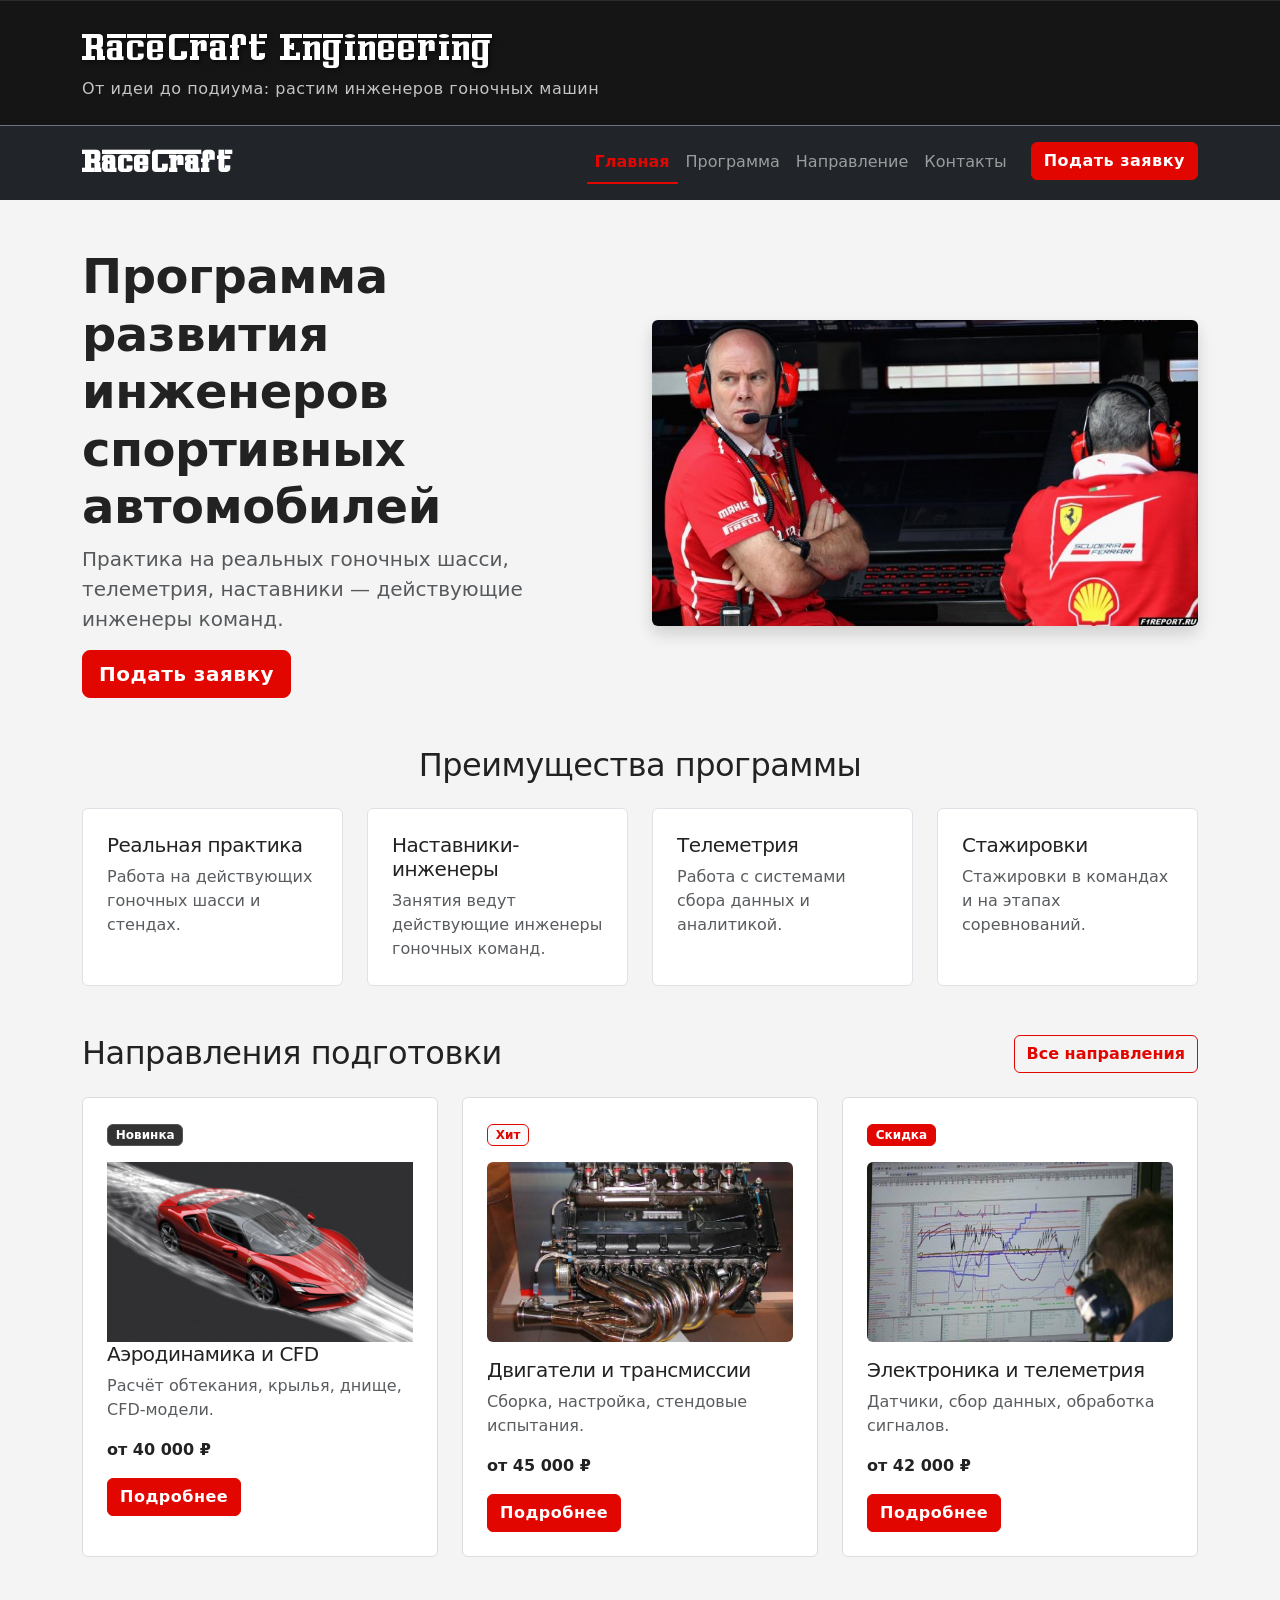
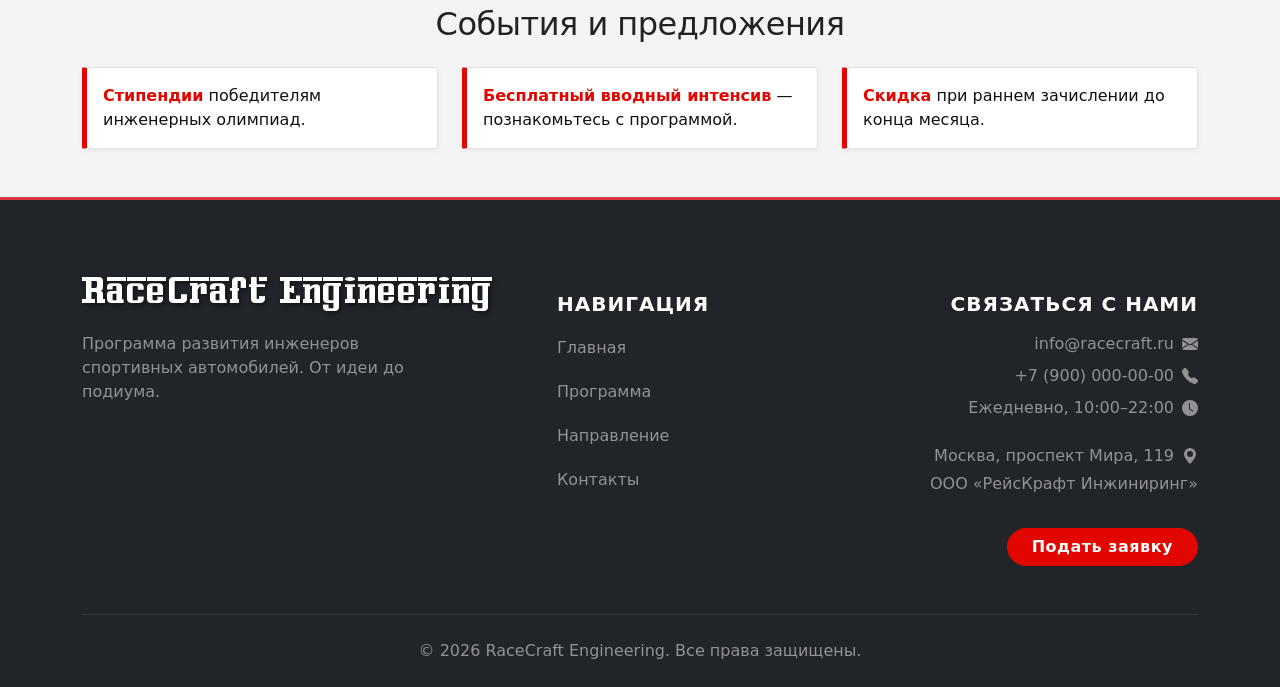
<file: index.html>
<!DOCTYPE html>
<html lang="ru">
<head>
  <meta charset="UTF-8">
  <meta name="viewport" content="width=device-width, initial-scale=1.0">
  <title>RaceCraft Engineering — Главная</title>
  <!-- Подключение Bootstrap CSS -->
  <link href="https://cdn.jsdelivr.net/npm/bootstrap@5.3.3/dist/css/bootstrap.min.css" rel="stylesheet">
  <!-- Подключение собственных стилей (строго после Bootstrap) -->
  <link rel="stylesheet" href="css/custom.css">
</head>
<body class="bg-light">

  <!-- 1. ШАПКА -->
  <header class="bg-dark text-white py-4">
    <div class="container">
      <div class="row align-items-center">
        <div class="col-12">
         <h1 class="h3 mb-1 site-title">RaceCraft Engineering</h1>
          <p class="mb-0 opacity-75">От идеи до подиума: растим инженеров гоночных машин</p>
        </div>
      </div>
    </div>
  </header>

  <!-- 2. НАВИГАЦИЯ -->
  <nav class="navbar navbar-expand-lg navbar-dark bg-dark border-top border-secondary">
    <div class="container">
      <a class="navbar-brand" href="index.html">RaceCraft</a>
      <button class="navbar-toggler" type="button" data-bs-toggle="collapse"
              data-bs-target="#mainNavbar" aria-controls="mainNavbar"
              aria-expanded="false" aria-label="Переключить навигацию">
        <span class="navbar-toggler-icon"></span>
      </button>
      <div class="collapse navbar-collapse" id="mainNavbar">
        <ul class="navbar-nav ms-auto">
          <li class="nav-item"><a class="nav-link active" aria-current="page" href="index.html">Главная</a></li>
          <li class="nav-item"><a class="nav-link" href="catalog.html">Программа</a></li>
          <li class="nav-item"><a class="nav-link" href="product.html">Направление</a></li>
          <li class="nav-item"><a class="nav-link" href="contacts.html">Контакты</a></li>
          <li class="nav-item ms-lg-3 mt-2 mt-lg-0">
            <a class="btn btn-danger" href="order.html">Подать заявку</a>
          </li>
        </ul>
      </div>
    </div>
  </nav>

  <main>
    <!-- 3. HERO-БЛОК -->
    <section class="container my-5">
      <div class="row align-items-center g-4">
        <div class="col-12 col-lg-6">
          <h2 class="display-5 fw-bold">Программа развития инженеров спортивных автомобилей</h2>
          <p class="lead text-muted">
            Практика на реальных гоночных шасси, телеметрия, наставники — действующие инженеры команд.
          </p>
          <a class="btn btn-danger btn-lg" href="order.html">Подать заявку</a>
        </div>
            <div class="col-12 col-lg-6">
                <!-- Замени hero-car.jpg на точное имя твоего файла -->
                <img src="images/hero-car.jpg" alt="Гоночный болид RaceCraft" class="img-fluid rounded shadow">
            </div>
        </div>
    </section>

    <!-- 4. БЛОК ПРЕИМУЩЕСТВ -->
    <section class="container my-5">
      <h2 class="text-center mb-4">Преимущества программы</h2>
      <div class="row g-4">
        <div class="col-12 col-md-6 col-lg-3">
          <div class="p-4 border rounded h-100 bg-white">
            <h3 class="h5">Реальная практика</h3>
            <p class="mb-0 text-muted">Работа на действующих гоночных шасси и стендах.</p>
          </div>
        </div>
        <div class="col-12 col-md-6 col-lg-3">
          <div class="p-4 border rounded h-100 bg-white">
            <h3 class="h5">Наставники-инженеры</h3>
            <p class="mb-0 text-muted">Занятия ведут действующие инженеры гоночных команд.</p>
          </div>
        </div>
        <div class="col-12 col-md-6 col-lg-3">
          <div class="p-4 border rounded h-100 bg-white">
            <h3 class="h5">Телеметрия</h3>
            <p class="mb-0 text-muted">Работа с системами сбора данных и аналитикой.</p>
          </div>
        </div>
        <div class="col-12 col-md-6 col-lg-3">
          <div class="p-4 border rounded h-100 bg-white">
            <h3 class="h5">Стажировки</h3>
            <p class="mb-0 text-muted">Стажировки в командах и на этапах соревнований.</p>
          </div>
        </div>
      </div>
    </section>

    <!-- 5. БЛОК НАПРАВЛЕНИЙ -->
    <section class="container my-5" id="popular">
      <div class="d-flex justify-content-between align-items-center mb-4">
        <h2 class="mb-0">Направления подготовки</h2>
        <a class="btn btn-outline-danger" href="catalog.html">Все направления</a>
      </div>
      <div class="row g-4">
        <!-- Карточка 1 -->
        <div class="col-12 col-md-6 col-lg-4">
          <div class="border rounded h-100 p-4 bg-white">
            <span class="badge bg-success mb-3">Новинка</span>
            <img src="images/aero.jpg" alt="Аэродинамика CFD" class="card-img-top" alt="...">
            <h3 class="h5">Аэродинамика и CFD</h3>
            <p class="text-muted">Расчёт обтекания, крылья, днище, CFD-модели.</p>
            <p class="fw-bold mb-3">от 40 000 ₽</p>
            <a class="btn btn-danger" href="product.html">Подробнее</a>
          </div>
        </div>
        <!-- Карточка 2 -->
        <div class="col-12 col-md-6 col-lg-4">
          <div class="border rounded h-100 p-4 bg-white">
            <span class="badge bg-warning text-dark mb-3">Хит</span>
            <img src="images/engine.jpg" alt="Двигатели" class="img-fluid rounded mb-3 w-100" style="height: 180px; object-fit: cover;">
            <h3 class="h5">Двигатели и трансмиссии</h3>
            <p class="text-muted">Сборка, настройка, стендовые испытания.</p>
            <p class="fw-bold mb-3">от 45 000 ₽</p>
            <a class="btn btn-danger" href="product.html">Подробнее</a>
          </div>
        </div>
        <!-- Карточка 3 -->
        <div class="col-12 col-md-6 col-lg-4">
          <div class="border rounded h-100 p-4 bg-white">
            <span class="badge bg-danger mb-3">Скидка</span>
            <img src="images/telemetry.jpg" alt="Телеметрия" class="img-fluid rounded mb-3 w-100" style="height: 180px; object-fit: cover;">
            <h3 class="h5">Электроника и телеметрия</h3>
            <p class="text-muted">Датчики, сбор данных, обработка сигналов.</p>
            <p class="fw-bold mb-3">от 42 000 ₽</p>
            <a class="btn btn-danger" href="product.html">Подробнее</a>
          </div>
        </div>
      </div>
    </section>

    <!-- 6. БЛОК СОБЫТИЙ -->
    <section class="container my-5">
      <h2 class="text-center mb-4">События и предложения</h2>
      <div class="row g-4">
        <div class="col-12 col-md-4">
          <div class="alert alert-success mb-0 h-100" role="alert">
            <strong>Стипендии</strong> победителям инженерных олимпиад.
          </div>
        </div>
        <div class="col-12 col-md-4">
          <div class="alert alert-info mb-0 h-100" role="alert">
            <strong>Бесплатный вводный интенсив</strong> — познакомьтесь с программой.
          </div>
        </div>
        <div class="col-12 col-md-4">
          <div class="alert alert-warning mb-0 h-100" role="alert">
            <strong>Скидка</strong> при раннем зачислении до конца месяца.
          </div>
        </div>
      </div>
    </section>
  </main>

  <!-- 7. ПОДВАЛ -->

  <footer class="bg-dark text-white pt-5 pb-4 mt-5 border-top border-danger border-3">
    <div class="container">
      <div class="row g-4">
        
        <!-- 1 КОЛОНКА: Логотип и описание (слева) -->
        <div class="col-12 col-lg-5">
          <h4 class="site-title text-white mb-3 fs-3">RaceCraft Engineering</h4>
          <p class="text-white-50 mb-0 pe-lg-4" style="max-width: 350px;">
            Программа развития инженеров спортивных автомобилей. От идеи до подиума.
          </p>
        </div>

        <!-- 2 КОЛОНКА: Навигация (по центру) -->
        <!-- pt-md-5 сдвигает её вниз, чтобы она начиналась на уровне "Связаться с нами" -->
        <div class="col-6 col-md-3 col-lg-3 mt-5 mt-md-0 pt-md-5">
          <h5 class="text-white mb-3 fw-bold text-uppercase" style="letter-spacing: 1px;">Навигация</h5>
          <ul class="list-unstyled lh-lg mb-0">
            <li><a href="index.html" class="text-white-50 text-decoration-none hover-danger">Главная</a></li>
            <li><a href="catalog.html" class="text-white-50 text-decoration-none hover-danger">Программа</a></li>
            <li><a href="product.html" class="text-white-50 text-decoration-none hover-danger">Направление</a></li>
            <li><a href="contacts.html" class="text-white-50 text-decoration-none hover-danger">Контакты</a></li>
          </ul>
        </div>

        <!-- 3 КОЛОНКА: Контакты (справа) -->
              
        <div class="col-12 col-md-6 col-lg-4 mt-5 mt-md-0 pt-md-5 text-lg-end">
          <h5 class="text-white mb-3 fw-bold text-uppercase" style="letter-spacing: 1px;">Связаться с нами</h5>
          
          <div class="mb-4 text-white-50">
            <!-- Почта (Конверт) -->
            <p class="mb-2 d-flex justify-content-lg-end align-items-center gap-2">
              <a href="mailto:info@racecraft.ru" class="text-white-50 text-decoration-none hover-danger">
                info@racecraft.ru
              </a>
              <svg xmlns="http://www.w3.org/2000/svg" width="16" height="16" fill="currentColor" class="bi bi-envelope-fill" viewBox="0 0 16 16">
                <path d="M.05 3.555A2 2 0 0 1 2 2h12a2 2 0 0 1 1.95 1.555L8 8.414.05 3.555ZM0 4.697v7.104l5.803-3.558L0 4.697ZM6.761 8.83l-6.57 4.027A2 2 0 0 0 2 14h12a2 2 0 0 0 1.808-1.144l-6.57-4.027L8 9.586l-1.239-.757Zm3.436-.586L16 11.801V4.697l-5.803 3.546Z"/>
              </svg>
            </p>
            
            <!-- Телефон (Трубка) -->
            <p class="mb-2 d-flex justify-content-lg-end align-items-center gap-2">
              <a href="tel:+79000000000" class="text-white-50 text-decoration-none hover-danger">
                +7 (900) 000-00-00
              </a>
              <svg xmlns="http://www.w3.org/2000/svg" width="16" height="16" fill="currentColor" class="bi bi-telephone-fill" viewBox="0 0 16 16">
                <path fill-rule="evenodd" d="M1.885.511a1.745 1.745 0 0 1 2.61.163L6.29 2.98c.329.423.445.974.315 1.494l-.547 2.19a.678.678 0 0 0 .178.643l2.457 2.457a.678.678 0 0 0 .644.178l2.189-.547a1.745 1.745 0 0 1 1.494.315l2.306 1.794c.829.645.905 1.87.163 2.611l-1.034 1.034c-.74.74-1.846 1.065-2.877.702a18.634 18.634 0 0 1-7.01-4.42 18.634 18.634 0 0 1-4.42-7.009c-.362-1.03-.037-2.137.703-2.877L1.885.511z"/>
              </svg>
            </p>
            
            <!-- Время (Часы) -->
            <p class="mb-0 d-flex justify-content-lg-end align-items-center gap-2">
              Ежедневно, 10:00–22:00
              <svg xmlns="http://www.w3.org/2000/svg" width="16" height="16" fill="currentColor" class="bi bi-clock-fill" viewBox="0 0 16 16">
                <path d="M16 8A8 8 0 1 1 0 8a8 8 0 0 1 16 0zM8 3.5a.5.5 0 0 0-1 0V9a.5.5 0 0 0 .252.434l3.5 2a.5.5 0 0 0 .496-.868L8 8.71V3.5z"/>
              </svg>
            </p>
          </div>

          <div class="mb-4 text-white-50">
            <!-- Адрес (Метка на карте) -->
            <p class="mb-1 d-flex justify-content-lg-end align-items-center gap-2">
              Москва, проспект Мира, 119
              <svg xmlns="http://www.w3.org/2000/svg" width="16" height="16" fill="currentColor" class="bi bi-geo-alt-fill" viewBox="0 0 16 16">
                <path d="M8 16s6-5.686 6-10A6 6 0 0 0 2 6c0 4.314 6 10 6 10zm0-7a3 3 0 1 1 0-6 3 3 0 0 1 0 6z"/>
              </svg>
            </p>
            <p class="mb-0 d-flex justify-content-lg-end align-items-center gap-2">
              ООО «РейсКрафт Инжиниринг»
            </p>
          </div>
          
          <a href="order.html" class="btn btn-danger rounded-pill px-4 mt-2">Подать заявку</a>
        </div>
      </div>

      <hr class="border-secondary mt-5 mb-4">
      <div class="text-center text-white-50">
        <p class="mb-0">&copy; 2026 RaceCraft Engineering. Все права защищены.</p>
      </div>
    </div>
  </footer>

  <!-- Подключение Bootstrap JS (обязательно перед закрывающим тегом body) -->
  <script src="https://cdn.jsdelivr.net/npm/bootstrap@5.3.3/dist/js/bootstrap.bundle.min.js"></script>
</body>
</html>
</file>
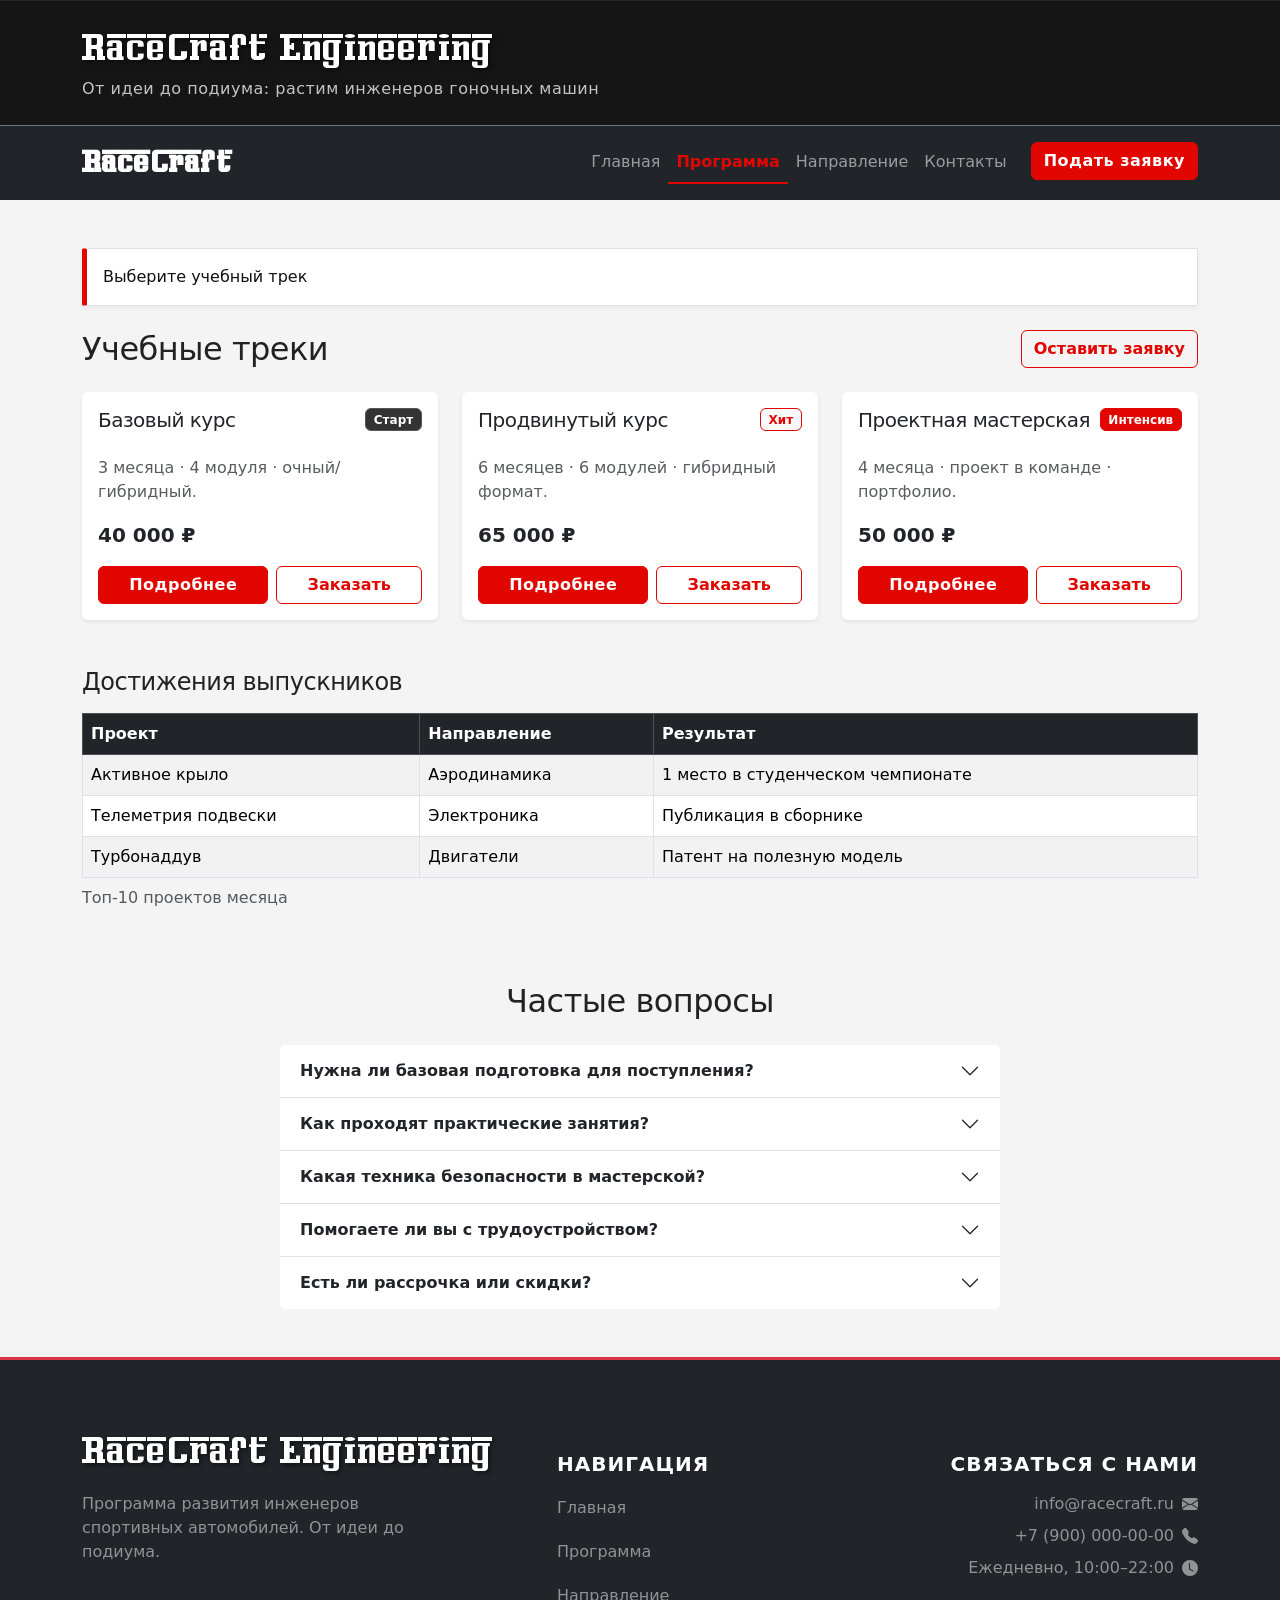
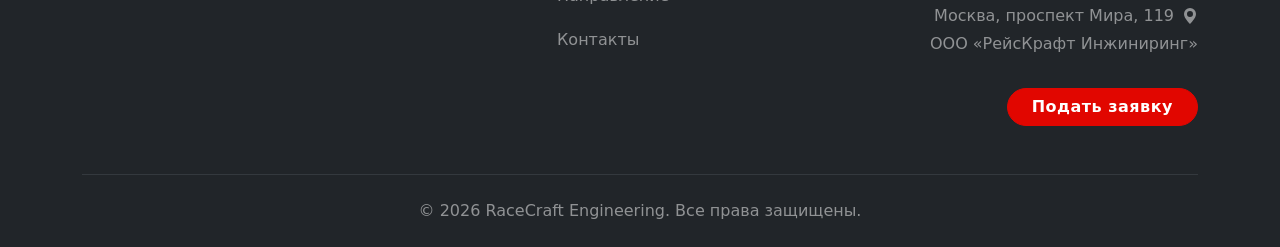
<file: catalog.html>
<!DOCTYPE html>
<html lang="ru">
<head>
  <meta charset="UTF-8">
  <meta name="viewport" content="width=device-width, initial-scale=1.0">
  <title>Программа — RaceCraft Engineering</title>
  <link href="https://cdn.jsdelivr.net/npm/bootstrap@5.3.3/dist/css/bootstrap.min.css" rel="stylesheet">
  <link rel="stylesheet" href="css/custom.css">
</head>
<body class="bg-light">

  <!-- 1. ШАПКА (идентичная главной) -->
  <header class="bg-dark text-white py-4">
    <div class="container">
      <div class="row align-items-center">
        <div class="col-12">
          <h1 class="h3 mb-1 site-title">RaceCraft Engineering</h1>
          <p class="mb-0 opacity-75">От идеи до подиума: растим инженеров гоночных машин</p>
        </div>
      </div>
    </div>
  </header>

  <!-- 2. НАВИГАЦИЯ (активен пункт "Программа") -->
  <nav class="navbar navbar-expand-lg navbar-dark bg-dark border-top border-secondary">
    <div class="container">
      <a class="navbar-brand" href="index.html">RaceCraft</a>
      <button class="navbar-toggler" type="button" data-bs-toggle="collapse"
              data-bs-target="#mainNavbar" aria-controls="mainNavbar"
              aria-expanded="false" aria-label="Переключить навигацию">
        <span class="navbar-toggler-icon"></span>
      </button>
      <div class="collapse navbar-collapse" id="mainNavbar">
        <ul class="navbar-nav ms-auto">
          <li class="nav-item"><a class="nav-link" href="index.html">Главная</a></li>
          <li class="nav-item"><a class="nav-link active" aria-current="page" href="catalog.html">Программа</a></li>
          <li class="nav-item"><a class="nav-link" href="product.html">Направление</a></li>
          <li class="nav-item"><a class="nav-link" href="contacts.html">Контакты</a></li>
          <li class="nav-item ms-lg-3 mt-2 mt-lg-0">
            <a class="btn btn-danger" href="order.html">Подать заявку</a>
          </li>
        </ul>
      </div>
    </div>
  </nav>

  <main class="container my-5">

    <!-- Информационный алерт -->
    <div class="alert alert-info mb-4" role="alert">
      Выберите учебный трек
    </div>

    <div class="d-flex justify-content-between align-items-center mb-4">
      <h2 class="mb-0">Учебные треки</h2>
      <a class="btn btn-outline-danger" href="order.html">Оставить заявку</a>
    </div>

    <!-- 3. СЕТКА КАРТОЧЕК (треки) -->
    <div class="row g-4">

      <!-- Карточка 1 -->
      <div class="col-12 col-md-6 col-lg-4">
        <div class="card h-100 shadow-sm border-0 bg-white">
          <div class="card-body d-flex flex-column">
            <div class="d-flex justify-content-between align-items-start mb-3">
              <h3 class="card-title h5">Базовый курс</h3>
              <span class="badge bg-success">Старт</span>
            </div>
            <p class="card-text text-muted">3 месяца · 4 модуля · очный/гибридный.</p>
            <p class="fw-bold fs-5 mt-auto mb-3">40 000 ₽</p>
            <div class="d-flex gap-2 mt-auto">
              <a class="btn btn-danger flex-grow-1" href="product.html">Подробнее</a>
              <button class="btn btn-outline-danger flex-grow-1" type="button"
                      data-bs-toggle="modal" data-bs-target="#orderModal">Заказать</button>
            </div>
          </div>
        </div>
      </div>

      <!-- Карточка 2 -->
      <div class="col-12 col-md-6 col-lg-4">
        <div class="card h-100 shadow-sm border-0 bg-white">
          <div class="card-body d-flex flex-column">
            <div class="d-flex justify-content-between align-items-start mb-3">
              <h3 class="card-title h5">Продвинутый курс</h3>
              <span class="badge bg-warning text-dark">Хит</span>
            </div>
            <p class="card-text text-muted">6 месяцев · 6 модулей · гибридный формат.</p>
            <p class="fw-bold fs-5 mt-auto mb-3">65 000 ₽</p>
            <div class="d-flex gap-2 mt-auto">
              <a class="btn btn-danger flex-grow-1" href="product.html">Подробнее</a>
              <button class="btn btn-outline-danger flex-grow-1" type="button"
                      data-bs-toggle="modal" data-bs-target="#orderModal">Заказать</button>
            </div>
          </div>
        </div>
      </div>

      <!-- Карточка 3 -->
      <div class="col-12 col-md-6 col-lg-4">
        <div class="card h-100 shadow-sm border-0 bg-white">
          <div class="card-body d-flex flex-column">
            <div class="d-flex justify-content-between align-items-start mb-3">
              <h3 class="card-title h5">Проектная мастерская</h3>
              <span class="badge bg-danger">Интенсив</span>
            </div>
            <p class="card-text text-muted">4 месяца · проект в команде · портфолио.</p>
            <p class="fw-bold fs-5 mt-auto mb-3">50 000 ₽</p>
            <div class="d-flex gap-2 mt-auto">
              <a class="btn btn-danger flex-grow-1" href="product.html">Подробнее</a>
              <button class="btn btn-outline-danger flex-grow-1" type="button"
                      data-bs-toggle="modal" data-bs-target="#orderModal">Заказать</button>
            </div>
          </div>
        </div>
      </div>
    </div>

    <!-- 4. ТАБЛИЦА ДОСТИЖЕНИЙ -->
    <section class="mt-5">
      <h2 class="h4 mb-3">Достижения выпускников</h2>
      <div class="table-responsive">
        <table class="table table-striped table-bordered align-middle bg-white">
          <caption class="text-muted">Топ-10 проектов месяца</caption>
          <thead class="table-dark">
            <tr><th scope="col">Проект</th><th scope="col">Направление</th><th scope="col">Результат</th></tr>
          </thead>
          <tbody>
            <tr><td>Активное крыло</td><td>Аэродинамика</td><td>1 место в студенческом чемпионате</td></tr>
            <tr><td>Телеметрия подвески</td><td>Электроника</td><td>Публикация в сборнике</td></tr>
            <tr><td>Турбонаддув</td><td>Двигатели</td><td>Патент на полезную модель</td></tr>
          </tbody>
        </table>
      </div>
    </section>

    <!-- БЛОК ЧАСТЫЕ ВОПРОСЫ (FAQ) -->
    <section class="container my-5" id="faq">
      <h2 class="text-center mb-4">Частые вопросы</h2>
      <div class="row justify-content-center">
        <div class="col-12 col-lg-8">
          
          <div class="accordion" id="faqAccordion">
            
            <!-- Вопрос 1 -->
            <div class="accordion-item border-0 border-bottom">
              <h3 class="accordion-header" id="headingOne">
                <button class="accordion-button collapsed fw-bold" type="button" data-bs-toggle="collapse" data-bs-target="#collapseOne" aria-expanded="false" aria-controls="collapseOne">
                  Нужна ли базовая подготовка для поступления?
                </button>
              </h3>
              <div id="collapseOne" class="accordion-collapse collapse" aria-labelledby="headingOne" data-bs-parent="#faqAccordion">
                <div class="accordion-body text-muted">
                  Для базового курса требуется уверенное знание высшей математики и физики (разделы механики и термодинамики), а также базовые навыки черчения. Мы ждем студентов технических специальностей или выпускников инженерных классов. Для продвинутого курса обязательно прохождение вводного тестирования.
                </div>
              </div>
            </div>

            <!-- Вопрос 2 -->
            <div class="accordion-item border-0 border-bottom">
              <h3 class="accordion-header" id="headingTwo">
                <button class="accordion-button collapsed fw-bold" type="button" data-bs-toggle="collapse" data-bs-target="#collapseTwo" aria-expanded="false" aria-controls="collapseTwo">
                  Как проходят практические занятия?
                </button>
              </h3>
              <div id="collapseTwo" class="accordion-collapse collapse" aria-labelledby="headingTwo" data-bs-parent="#faqAccordion">
                <div class="accordion-body text-muted">
                  Практика составляет около 70% времени. Вы будете работать с реальной телеметрией, проводить CFD-расчеты, разбирать узлы гоночных двигателей и шасси на стендах. Наставники — действующие инженеры, которые разберут с вами реальные кейсы из автоспорта.
                </div>
              </div>
            </div>

            <!-- Вопрос 3 -->
            <div class="accordion-item border-0 border-bottom">
              <h3 class="accordion-header" id="headingThree">
                <button class="accordion-button collapsed fw-bold" type="button" data-bs-toggle="collapse" data-bs-target="#collapseThree" aria-expanded="false" aria-controls="collapseThree">
                  Какая техника безопасности в мастерской?
                </button>
              </h3>
              <div id="collapseThree" class="accordion-collapse collapse" aria-labelledby="headingThree" data-bs-parent="#faqAccordion">
                <div class="accordion-body text-muted">
                  В мастерской обязательно ношение закрытой обуви, защитных очков и спецодежды. Работа с высокотемпературными стендами, электрикой и станками требует строгого соблюдения регламента. Перед допуском к оборудованию все студенты проходят обязательный инструктаж.
                </div>
              </div>
            </div>

            <!-- Вопрос 4 -->
            <div class="accordion-item border-0 border-bottom">
              <h3 class="accordion-header" id="headingFour">
                <button class="accordion-button collapsed fw-bold" type="button" data-bs-toggle="collapse" data-bs-target="#collapseFour" aria-expanded="false" aria-controls="collapseFour">
                  Помогаете ли вы с трудоустройством?
                </button>
              </h3>
              <div id="collapseFour" class="accordion-collapse collapse" aria-labelledby="headingFour" data-bs-parent="#faqAccordion">
                <div class="accordion-body text-muted">
                  Лучшие студенты получают приглашения на стажировки в команды-партнеры и могут участвовать в гоночных этапах. Портфолио, собранное из реальных инженерных расчетов и проектов, станет вашим главным преимуществом при трудоустройстве в автоспорте.
                </div>
              </div>
            </div>

            <!-- Вопрос 5 -->
            <div class="accordion-item border-0">
              <h3 class="accordion-header" id="headingFive">
                <button class="accordion-button collapsed fw-bold" type="button" data-bs-toggle="collapse" data-bs-target="#collapseFive" aria-expanded="false" aria-controls="collapseFive">
                  Есть ли рассрочка или скидки?
                </button>
              </h3>
              <div id="collapseFive" class="accordion-collapse collapse" aria-labelledby="headingFive" data-bs-parent="#faqAccordion">
                <div class="accordion-body text-muted">
                  Да, для оплаты обучения доступна беспроцентная рассрочка. Также мы предоставляем стипендии победителям профильных инженерных олимпиад и скидку при раннем зачислении. Скидки суммируются для действующих членов гоночных клубов.
                </div>
              </div>
            </div>

          </div>
        </div>
      </div>
    </section>

  </main>

  <!-- 6. МОДАЛЬНОЕ ОКНО -->
  <div class="modal fade" id="orderModal" tabindex="-1" aria-labelledby="orderModalLabel" aria-hidden="true">
    <div class="modal-dialog modal-dialog-centered">
      <div class="modal-content">
        <div class="modal-header border-0 pb-0">
          <h2 class="modal-title h5" id="orderModalLabel">Быстрая заявка</h2>
          <button type="button" class="btn-close" data-bs-dismiss="modal" aria-label="Закрыть"></button>
        </div>
        <div class="modal-body">
          <p class="text-muted">Оставьте контактные данные — менеджер свяжется с вами.</p>
          <form>
            <div class="mb-3">
              <label for="modal-name" class="form-label">Имя</label>
              <input id="modal-name" type="text" class="form-control" required>
            </div>
            <div class="mb-3">
              <label for="modal-phone" class="form-label">Телефон</label>
              <input id="modal-phone" type="tel" class="form-control" required>
            </div>
            <div class="form-check mb-3">
              <input id="modal-agree" class="form-check-input" type="checkbox" required>
              <label class="form-check-label" for="modal-agree">Согласен на обработку данных</label>
            </div>
          </form>
        </div>
        <div class="modal-footer border-0 pt-0">
          <button type="button" class="btn btn-secondary" data-bs-dismiss="modal">Закрыть</button>
          <button type="button" class="btn btn-danger">Отправить</button>
        </div>
      </div>
    </div>
  </div>

  <!-- 7. ПОДВАЛ -->
  <footer class="bg-dark text-white pt-5 pb-4 mt-5 border-top border-danger border-3">
    <div class="container">
      <div class="row g-4">
        
        <!-- 1 КОЛОНКА: Логотип и описание (слева) -->
        <div class="col-12 col-lg-5">
          <h4 class="site-title text-white mb-3 fs-3">RaceCraft Engineering</h4>
          <p class="text-white-50 mb-0 pe-lg-4" style="max-width: 350px;">
            Программа развития инженеров спортивных автомобилей. От идеи до подиума.
          </p>
        </div>

        <!-- 2 КОЛОНКА: Навигация (по центру) -->
        <!-- pt-md-5 сдвигает её вниз, чтобы она начиналась на уровне "Связаться с нами" -->
        <div class="col-6 col-md-3 col-lg-3 mt-5 mt-md-0 pt-md-5">
          <h5 class="text-white mb-3 fw-bold text-uppercase" style="letter-spacing: 1px;">Навигация</h5>
          <ul class="list-unstyled lh-lg mb-0">
            <li><a href="index.html" class="text-white-50 text-decoration-none hover-danger">Главная</a></li>
            <li><a href="catalog.html" class="text-white-50 text-decoration-none hover-danger">Программа</a></li>
            <li><a href="product.html" class="text-white-50 text-decoration-none hover-danger">Направление</a></li>
            <li><a href="contacts.html" class="text-white-50 text-decoration-none hover-danger">Контакты</a></li>
          </ul>
        </div>

       <!-- 3 КОЛОНКА: Контакты (справа) -->
        <div class="col-12 col-md-6 col-lg-4 mt-5 mt-md-0 pt-md-5 text-lg-end">
          <h5 class="text-white mb-3 fw-bold text-uppercase" style="letter-spacing: 1px;">Связаться с нами</h5>
          
          <div class="mb-4 text-white-50">
            <!-- Почта (Конверт) -->
            <p class="mb-2 d-flex justify-content-lg-end align-items-center gap-2">
              <a href="mailto:info@racecraft.ru" class="text-white-50 text-decoration-none hover-danger">
                info@racecraft.ru
              </a>
              <svg xmlns="http://www.w3.org/2000/svg" width="16" height="16" fill="currentColor" class="bi bi-envelope-fill" viewBox="0 0 16 16">
                <path d="M.05 3.555A2 2 0 0 1 2 2h12a2 2 0 0 1 1.95 1.555L8 8.414.05 3.555ZM0 4.697v7.104l5.803-3.558L0 4.697ZM6.761 8.83l-6.57 4.027A2 2 0 0 0 2 14h12a2 2 0 0 0 1.808-1.144l-6.57-4.027L8 9.586l-1.239-.757Zm3.436-.586L16 11.801V4.697l-5.803 3.546Z"/>
              </svg>
            </p>
            
            <!-- Телефон (Трубка) -->
            <p class="mb-2 d-flex justify-content-lg-end align-items-center gap-2">
              <a href="tel:+79000000000" class="text-white-50 text-decoration-none hover-danger">
                +7 (900) 000-00-00
              </a>
              <svg xmlns="http://www.w3.org/2000/svg" width="16" height="16" fill="currentColor" class="bi bi-telephone-fill" viewBox="0 0 16 16">
                <path fill-rule="evenodd" d="M1.885.511a1.745 1.745 0 0 1 2.61.163L6.29 2.98c.329.423.445.974.315 1.494l-.547 2.19a.678.678 0 0 0 .178.643l2.457 2.457a.678.678 0 0 0 .644.178l2.189-.547a1.745 1.745 0 0 1 1.494.315l2.306 1.794c.829.645.905 1.87.163 2.611l-1.034 1.034c-.74.74-1.846 1.065-2.877.702a18.634 18.634 0 0 1-7.01-4.42 18.634 18.634 0 0 1-4.42-7.009c-.362-1.03-.037-2.137.703-2.877L1.885.511z"/>
              </svg>
            </p>
            
            <!-- Время (Часы) -->
            <p class="mb-0 d-flex justify-content-lg-end align-items-center gap-2">
              Ежедневно, 10:00–22:00
              <svg xmlns="http://www.w3.org/2000/svg" width="16" height="16" fill="currentColor" class="bi bi-clock-fill" viewBox="0 0 16 16">
                <path d="M16 8A8 8 0 1 1 0 8a8 8 0 0 1 16 0zM8 3.5a.5.5 0 0 0-1 0V9a.5.5 0 0 0 .252.434l3.5 2a.5.5 0 0 0 .496-.868L8 8.71V3.5z"/>
              </svg>
            </p>
          </div>

          <div class="mb-4 text-white-50">
            <!-- Адрес (Метка на карте) -->
            <p class="mb-1 d-flex justify-content-lg-end align-items-center gap-2">
              Москва, проспект Мира, 119
              <svg xmlns="http://www.w3.org/2000/svg" width="16" height="16" fill="currentColor" class="bi bi-geo-alt-fill" viewBox="0 0 16 16">
                <path d="M8 16s6-5.686 6-10A6 6 0 0 0 2 6c0 4.314 6 10 6 10zm0-7a3 3 0 1 1 0-6 3 3 0 0 1 0 6z"/>
              </svg>
            </p>
            <p class="mb-0 d-flex justify-content-lg-end align-items-center gap-2">
              ООО «РейсКрафт Инжиниринг»
            </p>
          </div>
          
          <a href="order.html" class="btn btn-danger rounded-pill px-4 mt-2">Подать заявку</a>
        </div>

      </div>

      <hr class="border-secondary mt-5 mb-4">
      <div class="text-center text-white-50">
        <p class="mb-0">&copy; 2026 RaceCraft Engineering. Все права защищены.</p>
      </div>
    </div>
  </footer>

  <script src="https://cdn.jsdelivr.net/npm/bootstrap@5.3.3/dist/js/bootstrap.bundle.min.js"></script>
</body>
</html>
</file>
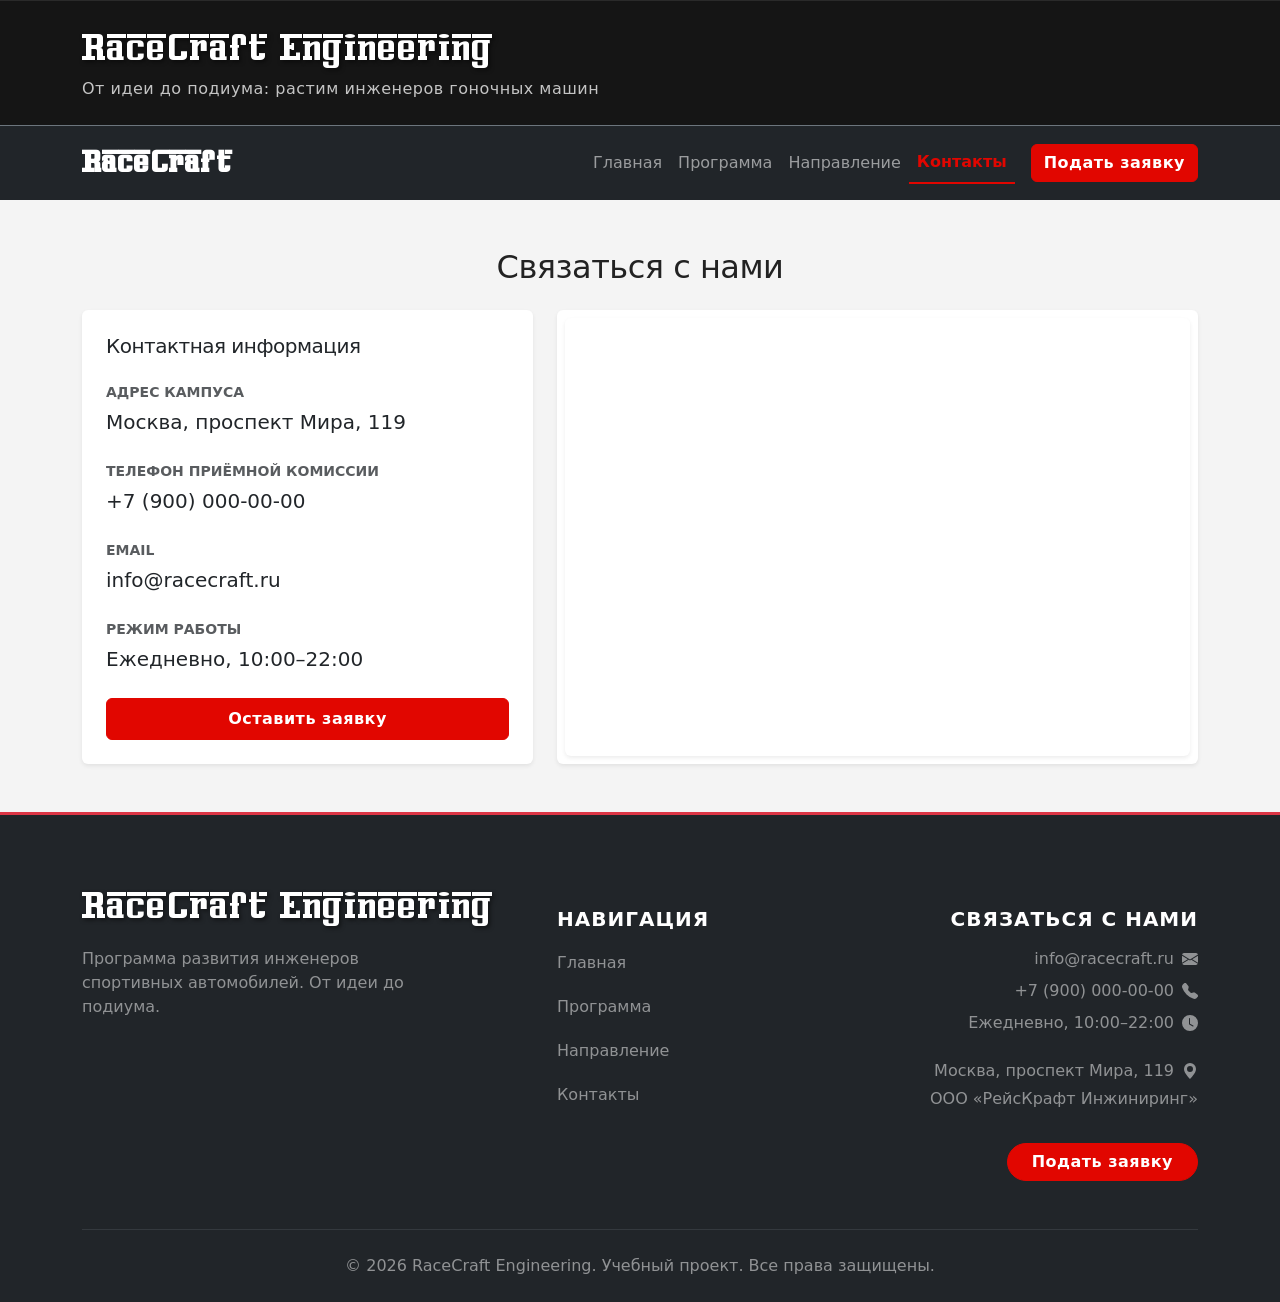
<file: contacts.html>
<!DOCTYPE html>
<html lang="ru">
<head>
  <meta charset="UTF-8">
  <meta name="viewport" content="width=device-width, initial-scale=1.0">
  <title>Контакты — RaceCraft Engineering</title>
  <link href="https://cdn.jsdelivr.net/npm/bootstrap@5.3.3/dist/css/bootstrap.min.css" rel="stylesheet">
  <link rel="stylesheet" href="css/custom.css">
</head>
<body class="bg-light">

  <!-- ШАПКА -->
  <header class="bg-dark text-white py-4">
    <div class="container">
      <div class="row align-items-center">
        <div class="col-12">
          <h1 class="h3 mb-1 site-title">RaceCraft Engineering</h1>
          <p class="mb-0 opacity-75">От идеи до подиума: растим инженеров гоночных машин</p>
        </div>
      </div>
    </div>
  </header>

  <!-- НАВИГАЦИЯ -->
  <nav class="navbar navbar-expand-lg navbar-dark bg-dark border-top border-secondary">
    <div class="container">
      <a class="navbar-brand" href="index.html">RaceCraft</a>
      <button class="navbar-toggler" type="button" data-bs-toggle="collapse" data-bs-target="#mainNavbar" aria-controls="mainNavbar" aria-expanded="false" aria-label="Переключить навигацию">
        <span class="navbar-toggler-icon"></span>
      </button>
      <div class="collapse navbar-collapse" id="mainNavbar">
        <ul class="navbar-nav ms-auto align-items-center">
          <li class="nav-item"><a class="nav-link" href="index.html">Главная</a></li>
          <li class="nav-item"><a class="nav-link" href="catalog.html">Программа</a></li>
          <li class="nav-item"><a class="nav-link" href="product.html">Направление</a></li>
          <li class="nav-item"><a class="nav-link active" aria-current="page" href="contacts.html">Контакты</a></li>
          <!-- Кнопка в навигации -->
          <li class="nav-item ms-lg-3 mt-2 mt-lg-0">
            <a class="btn btn-danger" href="order.html">Подать заявку</a>
          </li>
        </ul>
      </div>
    </div>
  </nav>

  <!-- ОСНОВНОЙ КОНТЕНТ -->
  <main class="container my-5">
    <h2 class="mb-4 text-center">Связаться с нами</h2>
    
    <div class="row g-4">
      <!-- Левая колонка: контакты -->
      <div class="col-12 col-lg-5">
        <div class="card border-0 shadow-sm p-4 h-100">
          <h3 class="h5 mb-4">Контактная информация</h3>
          
          <div class="mb-4">
            <p class="text-muted mb-1 text-uppercase small fw-bold">Адрес кампуса</p>
            <p class="mb-0 fs-5">Москва, проспект Мира, 119</p>
          </div>
          
          <div class="mb-4">
            <p class="text-muted mb-1 text-uppercase small fw-bold">Телефон приёмной комиссии</p>
            <p class="mb-0 fs-5"><a href="tel:+79000000000" class="text-dark text-decoration-none hover-danger">+7 (900) 000-00-00</a></p>
          </div>
          
          <div class="mb-4">
            <p class="text-muted mb-1 text-uppercase small fw-bold">Email</p>
            <p class="mb-0 fs-5"><a href="mailto:info@racecraft.ru" class="text-dark text-decoration-none hover-danger">info@racecraft.ru</a></p>
          </div>
          
          <div class="mb-4">
            <p class="text-muted mb-1 text-uppercase small fw-bold">Режим работы</p>
            <p class="mb-0 fs-5">Ежедневно, 10:00–22:00</p>
          </div>

          <a href="order.html" class="btn btn-danger mt-auto w-100 py-2">Оставить заявку</a>
        </div>
      </div>

      <!-- Правая колонка: Карта -->
      <div class="col-12 col-lg-7">
        <div class="card border-0 shadow-sm h-100 p-2">
          <!-- Здесь будет карта. Пока это заглушка -->
            <div class="card border-0 shadow-sm h-100 overflow-hidden">
                <iframe 
                  src="https://yandex.ru/map-widget/v1/?ll=37.637650%2C55.826296&z=16&text=Москва%2C%20проспект%20Мира%2C%20119&pt=37.637650,55.826296,pm2rdm" 
                  width="100%" 
                  height="100%" 
                  frameborder="0" 
                  style="min-height: 400px; border: 0;">
                </iframe>
            </div>
        </div>
      </div>
    </div>
  </main>

  <!-- ПОДВАЛ -->
  <footer class="bg-dark text-white pt-5 pb-4 mt-5 border-top border-danger border-3">
    <div class="container">
      <div class="row g-4">
        <div class="col-12 col-lg-5">
          <h4 class="site-title text-white mb-3 fs-3">RaceCraft Engineering</h4>
          <p class="text-white-50 mb-0 pe-lg-4" style="max-width: 350px;">
            Программа развития инженеров спортивных автомобилей. От идеи до подиума.
          </p>
        </div>
        
        <div class="col-6 col-md-3 col-lg-3 mt-5 mt-md-0 pt-md-5">
          <h5 class="text-white mb-3 fw-bold text-uppercase" style="letter-spacing: 1px;">Навигация</h5>
          <ul class="list-unstyled lh-lg mb-0">
            <li><a href="index.html" class="text-white-50 text-decoration-none hover-danger">Главная</a></li>
            <li><a href="catalog.html" class="text-white-50 text-decoration-none hover-danger">Программа</a></li>
            <li><a href="product.html" class="text-white-50 text-decoration-none hover-danger">Направление</a></li>
            <li><a href="contacts.html" class="text-white-50 text-decoration-none hover-danger">Контакты</a></li>
          </ul>
        </div>

        <!-- 3 КОЛОНКА: Контакты (справа) -->
        <div class="col-12 col-md-6 col-lg-4 mt-5 mt-md-0 pt-md-5 text-lg-end">
          <h5 class="text-white mb-3 fw-bold text-uppercase" style="letter-spacing: 1px;">Связаться с нами</h5>
          
          <div class="mb-4 text-white-50">
            <!-- Почта (Конверт) -->
            <p class="mb-2 d-flex justify-content-lg-end align-items-center gap-2">
              <a href="mailto:info@racecraft.ru" class="text-white-50 text-decoration-none hover-danger">
                info@racecraft.ru
              </a>
              <svg xmlns="http://www.w3.org/2000/svg" width="16" height="16" fill="currentColor" class="bi bi-envelope-fill" viewBox="0 0 16 16">
                <path d="M.05 3.555A2 2 0 0 1 2 2h12a2 2 0 0 1 1.95 1.555L8 8.414.05 3.555ZM0 4.697v7.104l5.803-3.558L0 4.697ZM6.761 8.83l-6.57 4.027A2 2 0 0 0 2 14h12a2 2 0 0 0 1.808-1.144l-6.57-4.027L8 9.586l-1.239-.757Zm3.436-.586L16 11.801V4.697l-5.803 3.546Z"/>
              </svg>
            </p>
            
            <!-- Телефон (Трубка) -->
            <p class="mb-2 d-flex justify-content-lg-end align-items-center gap-2">
              <a href="tel:+79000000000" class="text-white-50 text-decoration-none hover-danger">
                +7 (900) 000-00-00
              </a>
              <svg xmlns="http://www.w3.org/2000/svg" width="16" height="16" fill="currentColor" class="bi bi-telephone-fill" viewBox="0 0 16 16">
                <path fill-rule="evenodd" d="M1.885.511a1.745 1.745 0 0 1 2.61.163L6.29 2.98c.329.423.445.974.315 1.494l-.547 2.19a.678.678 0 0 0 .178.643l2.457 2.457a.678.678 0 0 0 .644.178l2.189-.547a1.745 1.745 0 0 1 1.494.315l2.306 1.794c.829.645.905 1.87.163 2.611l-1.034 1.034c-.74.74-1.846 1.065-2.877.702a18.634 18.634 0 0 1-7.01-4.42 18.634 18.634 0 0 1-4.42-7.009c-.362-1.03-.037-2.137.703-2.877L1.885.511z"/>
              </svg>
            </p>
            
            <!-- Время (Часы) -->
            <p class="mb-0 d-flex justify-content-lg-end align-items-center gap-2">
              Ежедневно, 10:00–22:00
              <svg xmlns="http://www.w3.org/2000/svg" width="16" height="16" fill="currentColor" class="bi bi-clock-fill" viewBox="0 0 16 16">
                <path d="M16 8A8 8 0 1 1 0 8a8 8 0 0 1 16 0zM8 3.5a.5.5 0 0 0-1 0V9a.5.5 0 0 0 .252.434l3.5 2a.5.5 0 0 0 .496-.868L8 8.71V3.5z"/>
              </svg>
            </p>
          </div>

          <div class="mb-4 text-white-50">
            <!-- Адрес (Метка на карте) -->
            <p class="mb-1 d-flex justify-content-lg-end align-items-center gap-2">
              Москва, проспект Мира, 119
              <svg xmlns="http://www.w3.org/2000/svg" width="16" height="16" fill="currentColor" class="bi bi-geo-alt-fill" viewBox="0 0 16 16">
                <path d="M8 16s6-5.686 6-10A6 6 0 0 0 2 6c0 4.314 6 10 6 10zm0-7a3 3 0 1 1 0-6 3 3 0 0 1 0 6z"/>
              </svg>
            </p>
            <p class="mb-0 d-flex justify-content-lg-end align-items-center gap-2">
              ООО «РейсКрафт Инжиниринг»
            </p>
          </div>
          
          <a href="order.html" class="btn btn-danger rounded-pill px-4 mt-2">Подать заявку</a>
        </div>
      </div>
      <hr class="border-secondary mt-5 mb-4">
      <div class="text-center text-white-50">
        <p class="mb-0">&copy; 2026 RaceCraft Engineering. Учебный проект. Все права защищены.</p>
      </div>
    </div>
  </footer>

  <script src="https://cdn.jsdelivr.net/npm/bootstrap@5.3.3/dist/js/bootstrap.bundle.min.js"></script>
</body>
</html>
</file>
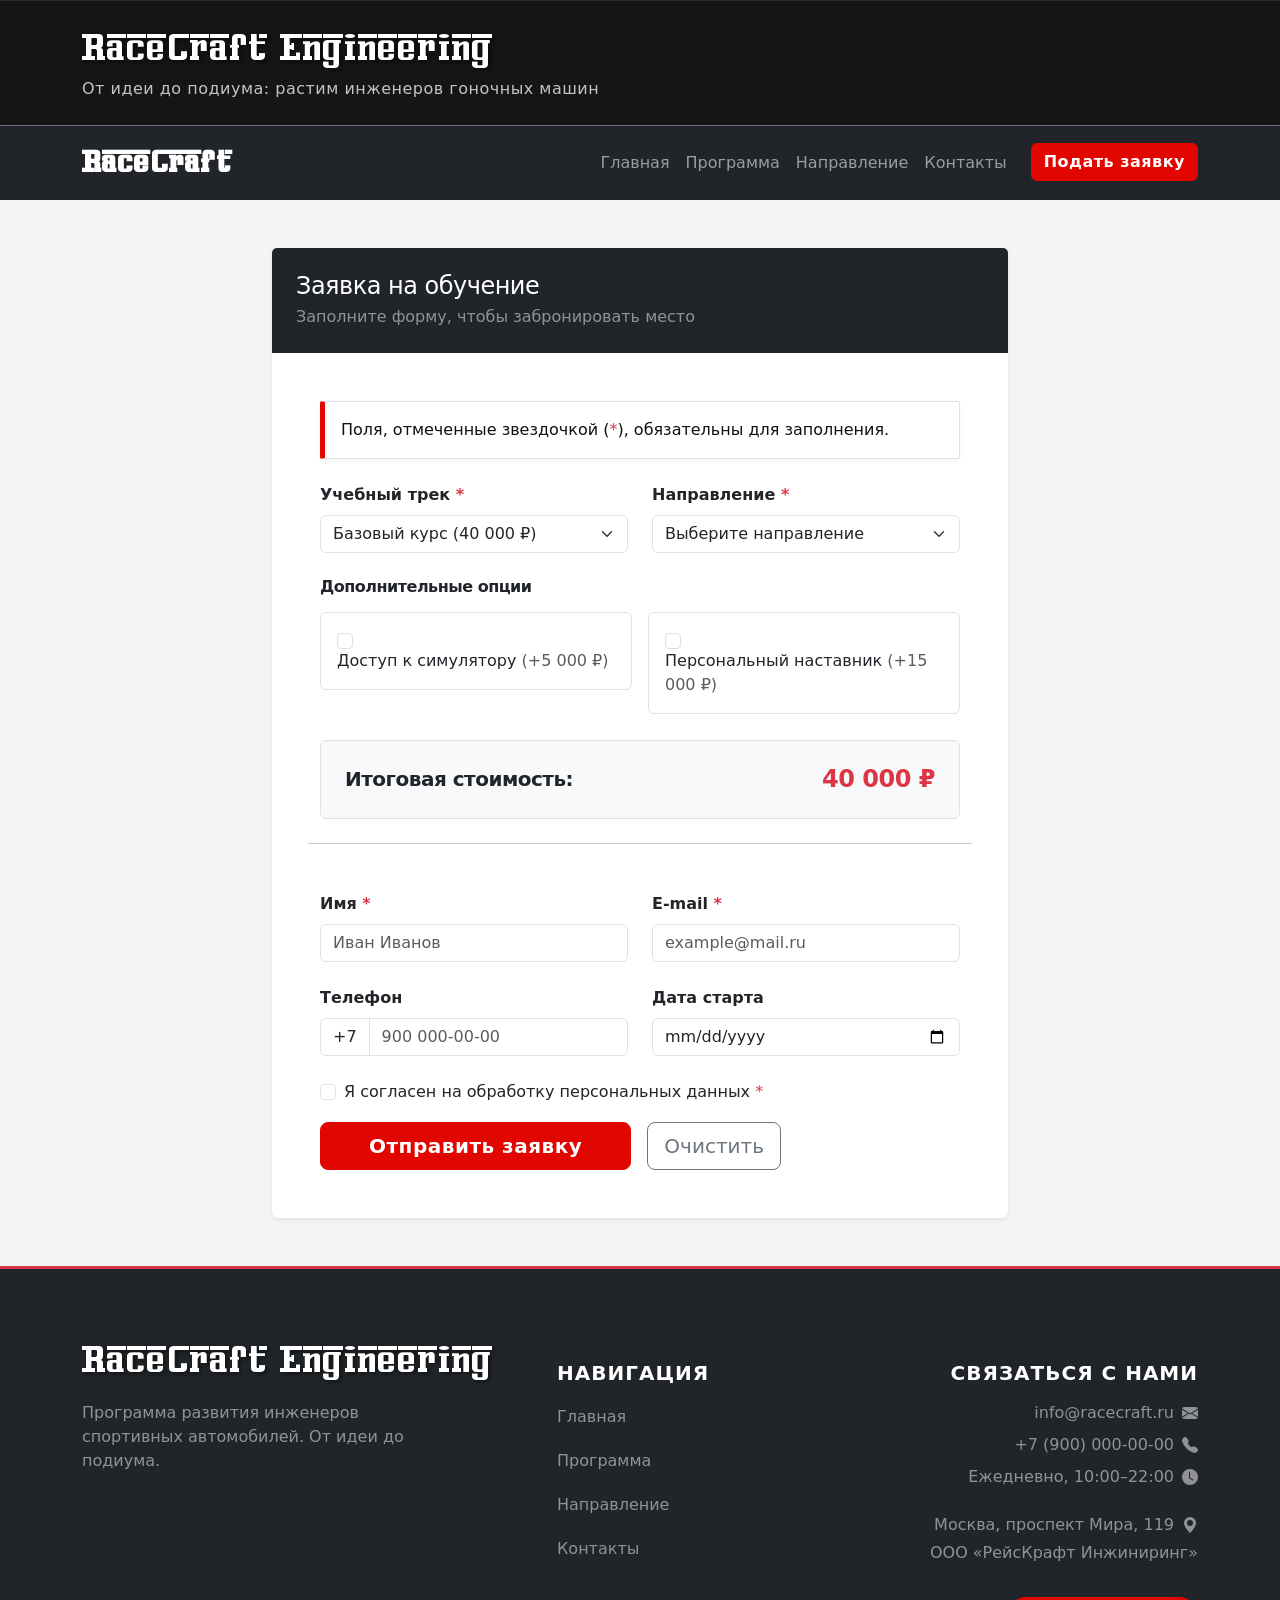
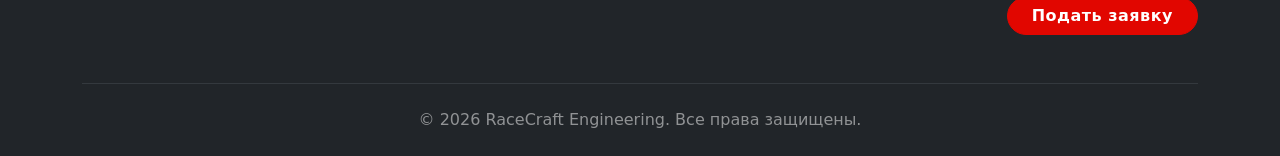
<file: order.html>
<!DOCTYPE html>
<html lang="ru">
<head>
  <meta charset="UTF-8">
  <meta name="viewport" content="width=device-width, initial-scale=1.0">
  <title>Заявка на обучение — RaceCraft Engineering</title>
  <link href="https://cdn.jsdelivr.net/npm/bootstrap@5.3.3/dist/css/bootstrap.min.css" rel="stylesheet">
  <link rel="stylesheet" href="css/custom.css">
</head>
<body class="bg-light">

  <!-- ШАПКА -->
  <header class="bg-dark text-white py-4">
    <div class="container">
      <div class="row align-items-center">
        <div class="col-12">
          <h1 class="h3 mb-1 site-title">RaceCraft Engineering</h1>
          <p class="mb-0 opacity-75">От идеи до подиума: растим инженеров гоночных машин</p>
        </div>
      </div>
    </div>
  </header>

  <!-- НАВИГАЦИЯ -->
  <nav class="navbar navbar-expand-lg navbar-dark bg-dark border-top border-secondary">
    <div class="container">
      <a class="navbar-brand" href="index.html">RaceCraft</a>
      <button class="navbar-toggler" type="button" data-bs-toggle="collapse"
              data-bs-target="#mainNavbar" aria-controls="mainNavbar"
              aria-expanded="false" aria-label="Переключить навигацию">
        <span class="navbar-toggler-icon"></span>
      </button>
      <div class="collapse navbar-collapse" id="mainNavbar">
        <ul class="navbar-nav ms-auto">
          <li class="nav-item"><a class="nav-link" href="index.html">Главная</a></li>
          <li class="nav-item"><a class="nav-link" href="catalog.html">Программа</a></li>
          <li class="nav-item"><a class="nav-link" href="product.html">Направление</a></li>
          <li class="nav-item"><a class="nav-link" href="contacts.html">Контакты</a></li>
          <li class="nav-item ms-lg-3 mt-2 mt-lg-0">
            <a class="btn btn-danger" href="order.html">Подать заявку</a>
          </li>
      </div>
  </nav>

  <main class="container my-5">
    <div class="row justify-content-center">
      <div class="col-12 col-lg-8">
        
        <div class="card shadow-sm border-0">
          <div class="card-header bg-dark text-white p-4 border-0">
            <h2 class="h4 mb-0">Заявка на обучение</h2>
            <p class="mb-0 text-white-50 mt-1">Заполните форму, чтобы забронировать место</p>
          </div>
          
          <div class="card-body p-4 p-md-5">
            
            <div class="alert alert-info mb-4" role="alert" style="border-left: 5px solid #e10600; background: #fff;">
              Поля, отмеченные звездочкой (<span class="text-danger">*</span>), обязательны для заполнения.
            </div>

            <form id="order-form">
              <div class="row g-4">
                
                <!-- Блок выбора курса и формата -->
                <div class="col-12 col-md-6">
                  <label for="order-track" class="form-label fw-bold">Учебный трек <span class="text-danger">*</span></label>
                  <select id="order-track" name="track" class="form-select" required>
                    <option value="40000" selected>Базовый курс (40 000 ₽)</option>
                    <option value="65000">Продвинутый курс (65 000 ₽)</option>
                    <option value="50000">Проектная мастерская (50 000 ₽)</option>
                  </select>
                </div>

                <div class="col-12 col-md-6">
                  <label for="order-direction" class="form-label fw-bold">Направление <span class="text-danger">*</span></label>
                  <select id="order-direction" name="direction" class="form-select" required>
                    <option value="">Выберите направление</option>
                    <option value="aero">Аэродинамика и CFD</option>
                    <option value="engine">Двигатели и трансмиссии</option>
                    <option value="chassis">Шасси и подвеска</option>
                    <option value="electronics">Электроника и телеметрия</option>
                  </select>
                </div>

                <!-- Дополнительные опции -->
                <div class="col-12 mt-4">
                  <h3 class="h6 fw-bold mb-3">Дополнительные опции</h3>
                  <div class="row g-3">
                    <div class="col-12 col-md-6">
                      <div class="form-check p-3 border rounded bg-white">
                        <input class="form-check-input ms-0 me-2 option-checkbox" type="checkbox" id="opt-sim" value="5000" data-name="Доступ к симулятору">
                        <label class="form-check-label" for="opt-sim">
                          Доступ к симулятору <span class="text-muted">(+5 000 ₽)</span>
                        </label>
                      </div>
                    </div>
                    <div class="col-12 col-md-6">
                      <div class="form-check p-3 border rounded bg-white">
                        <input class="form-check-input ms-0 me-2 option-checkbox" type="checkbox" id="opt-mentor" value="15000" data-name="Персональный наставник">
                        <label class="form-check-label" for="opt-mentor">
                          Персональный наставник <span class="text-muted">(+15 000 ₽)</span>
                        </label>
                      </div>
                    </div>
                  </div>
                </div>

                <!-- Итоговая стоимость -->
                <div class="col-12 mt-4">
                  <div class="p-4 bg-light rounded border d-flex justify-content-between align-items-center">
                    <h3 class="h5 mb-0 fw-bold">Итоговая стоимость:</h3>
                    <h3 class="h4 mb-0 text-danger fw-bold" id="total-price">40 000 ₽</h3>
                  </div>
                </div>

                <hr class="my-4">

                <!-- Контактные данные -->
                <div class="col-12 col-md-6">
                  <label for="order-name" class="form-label fw-bold">Имя <span class="text-danger">*</span></label>
                  <input id="order-name" name="name" type="text" class="form-control" placeholder="Иван Иванов" required 
                    pattern="^[А-Яа-яЁёA-Za-z\s\-]{2,50}$" 
                    title="Имя должно содержать только буквы, пробелы и дефисы (от 2 до 50 символов)"
                    minlength="2" maxlength="50">
                </div>

                <div class="col-12 col-md-6">
                  <label for="order-email" class="form-label fw-bold">E-mail <span class="text-danger">*</span></label>
                  <input id="order-email" name="email" type="email" class="form-control" placeholder="example@mail.ru" required>
                </div>

                <div class="col-12 col-md-6">
                  <label for="order-phone" class="form-label fw-bold">Телефон</label>
                  <div class="input-group">
                    <span class="input-group-text bg-white">+7</span>
                    <input id="order-phone" name="phone" type="tel" class="form-control" placeholder="900 000-00-00"
                        pattern="^[0-9\s\-]{10,12}$"
                        title="Введите номер телефона (10-12 цифр, можно с пробелами или дефисами)">
                  </div>
                </div>
                
                <div class="col-12 col-md-6">
                  <label for="order-date" class="form-label fw-bold">Дата старта</label>
                  <input id="order-date" name="date" type="date" class="form-control">
                </div>

                <!-- Согласие -->
                <div class="col-12 mt-4">
                  <div class="form-check">
                    <input id="order-agree" class="form-check-input" type="checkbox" required>
                    <label class="form-check-label" for="order-agree">
                      Я согласен на обработку персональных данных <span class="text-danger">*</span>
                    </label>
                  </div>
                </div>

                <!-- Кнопки -->
                <div class="col-12 mt-3 d-flex gap-3">
                  <button class="btn btn-danger btn-lg px-5" type="submit">Отправить заявку</button>
                  <button class="btn btn-outline-secondary btn-lg" type="reset">Очистить</button>
                </div>

              </div>
            </form>

          </div>
        </div>
        
      </div>
    </div>
  </main>

  <!-- ПОДВАЛ -->
  <footer class="bg-dark text-white pt-5 pb-4 mt-5 border-top border-danger border-3">
    <div class="container">
      <div class="row g-4">
        
        <!-- 1 КОЛОНКА: Логотип и описание (слева) -->
        <div class="col-12 col-lg-5">
          <h4 class="site-title text-white mb-3 fs-3">RaceCraft Engineering</h4>
          <p class="text-white-50 mb-0 pe-lg-4" style="max-width: 350px;">
            Программа развития инженеров спортивных автомобилей. От идеи до подиума.
          </p>
        </div>

        <!-- 2 КОЛОНКА: Навигация (по центру) -->
        <!-- pt-md-5 сдвигает её вниз, чтобы она начиналась на уровне "Связаться с нами" -->
        <div class="col-6 col-md-3 col-lg-3 mt-5 mt-md-0 pt-md-5">
          <h5 class="text-white mb-3 fw-bold text-uppercase" style="letter-spacing: 1px;">Навигация</h5>
          <ul class="list-unstyled lh-lg mb-0">
            <li><a href="index.html" class="text-white-50 text-decoration-none hover-danger">Главная</a></li>
            <li><a href="catalog.html" class="text-white-50 text-decoration-none hover-danger">Программа</a></li>
            <li><a href="product.html" class="text-white-50 text-decoration-none hover-danger">Направление</a></li>
            <li><a href="contacts.html" class="text-white-50 text-decoration-none hover-danger">Контакты</a></li>
          </ul>
        </div>

        <!-- 3 КОЛОНКА: Контакты (справа) -->
        <div class="col-12 col-md-6 col-lg-4 mt-5 mt-md-0 pt-md-5 text-lg-end">
          <h5 class="text-white mb-3 fw-bold text-uppercase" style="letter-spacing: 1px;">Связаться с нами</h5>
          
          <div class="mb-4 text-white-50">
            <!-- Почта (Конверт) -->
            <p class="mb-2 d-flex justify-content-lg-end align-items-center gap-2">
              <a href="mailto:info@racecraft.ru" class="text-white-50 text-decoration-none hover-danger">
                info@racecraft.ru
              </a>
              <svg xmlns="http://www.w3.org/2000/svg" width="16" height="16" fill="currentColor" class="bi bi-envelope-fill" viewBox="0 0 16 16">
                <path d="M.05 3.555A2 2 0 0 1 2 2h12a2 2 0 0 1 1.95 1.555L8 8.414.05 3.555ZM0 4.697v7.104l5.803-3.558L0 4.697ZM6.761 8.83l-6.57 4.027A2 2 0 0 0 2 14h12a2 2 0 0 0 1.808-1.144l-6.57-4.027L8 9.586l-1.239-.757Zm3.436-.586L16 11.801V4.697l-5.803 3.546Z"/>
              </svg>
            </p>
            
            <!-- Телефон (Трубка) -->
            <p class="mb-2 d-flex justify-content-lg-end align-items-center gap-2">
              <a href="tel:+79000000000" class="text-white-50 text-decoration-none hover-danger">
                +7 (900) 000-00-00
              </a>
              <svg xmlns="http://www.w3.org/2000/svg" width="16" height="16" fill="currentColor" class="bi bi-telephone-fill" viewBox="0 0 16 16">
                <path fill-rule="evenodd" d="M1.885.511a1.745 1.745 0 0 1 2.61.163L6.29 2.98c.329.423.445.974.315 1.494l-.547 2.19a.678.678 0 0 0 .178.643l2.457 2.457a.678.678 0 0 0 .644.178l2.189-.547a1.745 1.745 0 0 1 1.494.315l2.306 1.794c.829.645.905 1.87.163 2.611l-1.034 1.034c-.74.74-1.846 1.065-2.877.702a18.634 18.634 0 0 1-7.01-4.42 18.634 18.634 0 0 1-4.42-7.009c-.362-1.03-.037-2.137.703-2.877L1.885.511z"/>
              </svg>
            </p>
            
            <!-- Время (Часы) -->
            <p class="mb-0 d-flex justify-content-lg-end align-items-center gap-2">
              Ежедневно, 10:00–22:00
              <svg xmlns="http://www.w3.org/2000/svg" width="16" height="16" fill="currentColor" class="bi bi-clock-fill" viewBox="0 0 16 16">
                <path d="M16 8A8 8 0 1 1 0 8a8 8 0 0 1 16 0zM8 3.5a.5.5 0 0 0-1 0V9a.5.5 0 0 0 .252.434l3.5 2a.5.5 0 0 0 .496-.868L8 8.71V3.5z"/>
              </svg>
            </p>
          </div>

          <div class="mb-4 text-white-50">
            <!-- Адрес (Метка на карте) -->
            <p class="mb-1 d-flex justify-content-lg-end align-items-center gap-2">
              Москва, проспект Мира, 119
              <svg xmlns="http://www.w3.org/2000/svg" width="16" height="16" fill="currentColor" class="bi bi-geo-alt-fill" viewBox="0 0 16 16">
                <path d="M8 16s6-5.686 6-10A6 6 0 0 0 2 6c0 4.314 6 10 6 10zm0-7a3 3 0 1 1 0-6 3 3 0 0 1 0 6z"/>
              </svg>
            </p>
            <p class="mb-0 d-flex justify-content-lg-end align-items-center gap-2">
              ООО «РейсКрафт Инжиниринг»
            </p>
          </div>
          
          <a href="order.html" class="btn btn-danger rounded-pill px-4 mt-2">Подать заявку</a>
        </div>

      </div>

      <hr class="border-secondary mt-5 mb-4">
      <div class="text-center text-white-50">
        <p class="mb-0">&copy; 2026 RaceCraft Engineering. Все права защищены.</p>
      </div>
    </div>
  </footer>

  <script src="https://cdn.jsdelivr.net/npm/bootstrap@5.3.3/dist/js/bootstrap.bundle.min.js"></script>
  
  <!-- Скрипт для подсчета стоимости -->
  <script>
    document.addEventListener('DOMContentLoaded', function() {
      const trackSelect = document.getElementById('order-track');
      const optionCheckboxes = document.querySelectorAll('.option-checkbox');
      const totalPriceEl = document.getElementById('total-price');
      const form = document.getElementById('order-form');

      function calculateTotal() {
        // Базовая цена выбранного трека
        let total = parseInt(trackSelect.value) || 0;

        // Прибавляем выбранные опции
        optionCheckboxes.forEach(checkbox => {
          if (checkbox.checked) {
            total += parseInt(checkbox.value);
          }
        });

        // Форматируем с пробелами (например: 45 000)
        totalPriceEl.textContent = total.toLocaleString('ru-RU') + ' ₽';
      }

      // Слушаем изменения в селекте и чекбоксах
      trackSelect.addEventListener('change', calculateTotal);
      optionCheckboxes.forEach(cb => cb.addEventListener('change', calculateTotal));

      // Сброс формы возвращает цену к базовой
      form.addEventListener('reset', function() {
        setTimeout(calculateTotal, 10); // небольшая задержка для сброса значений
      });
    });
  </script>
</body>
</html>
</file>
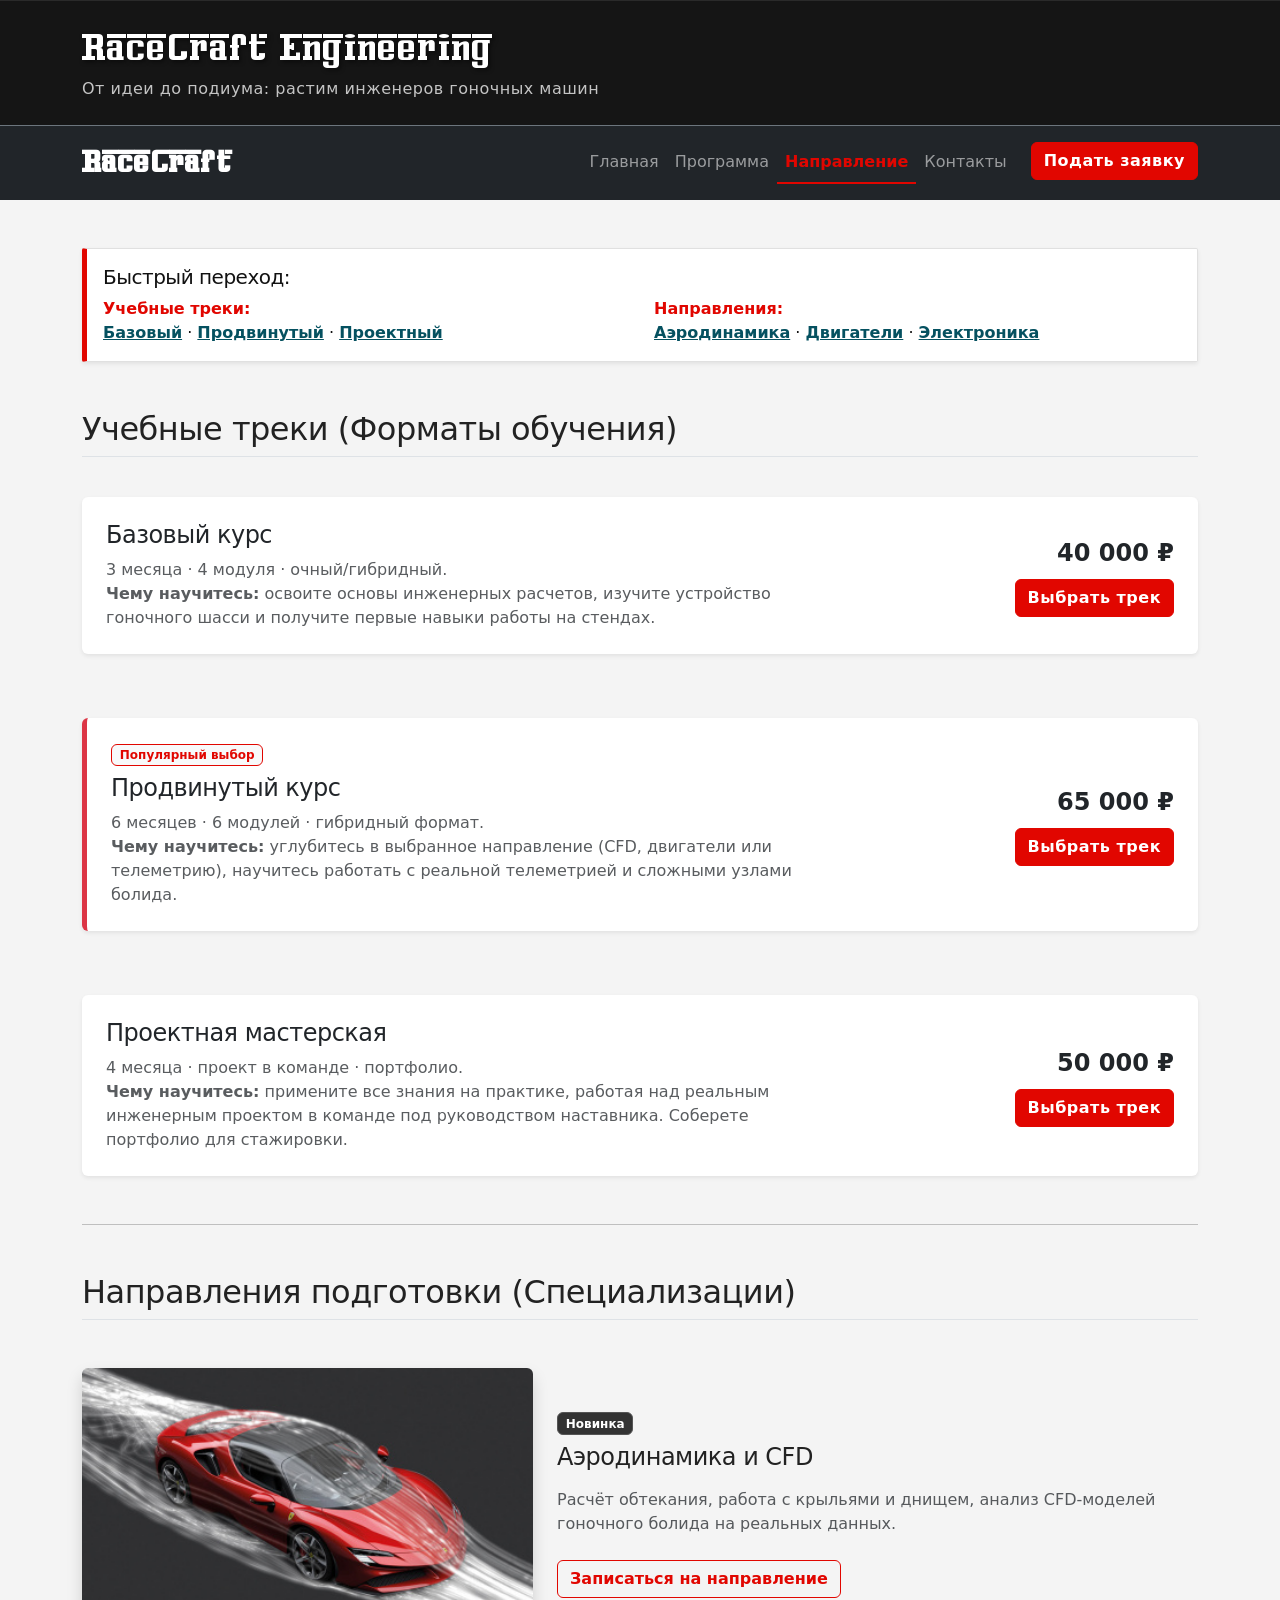
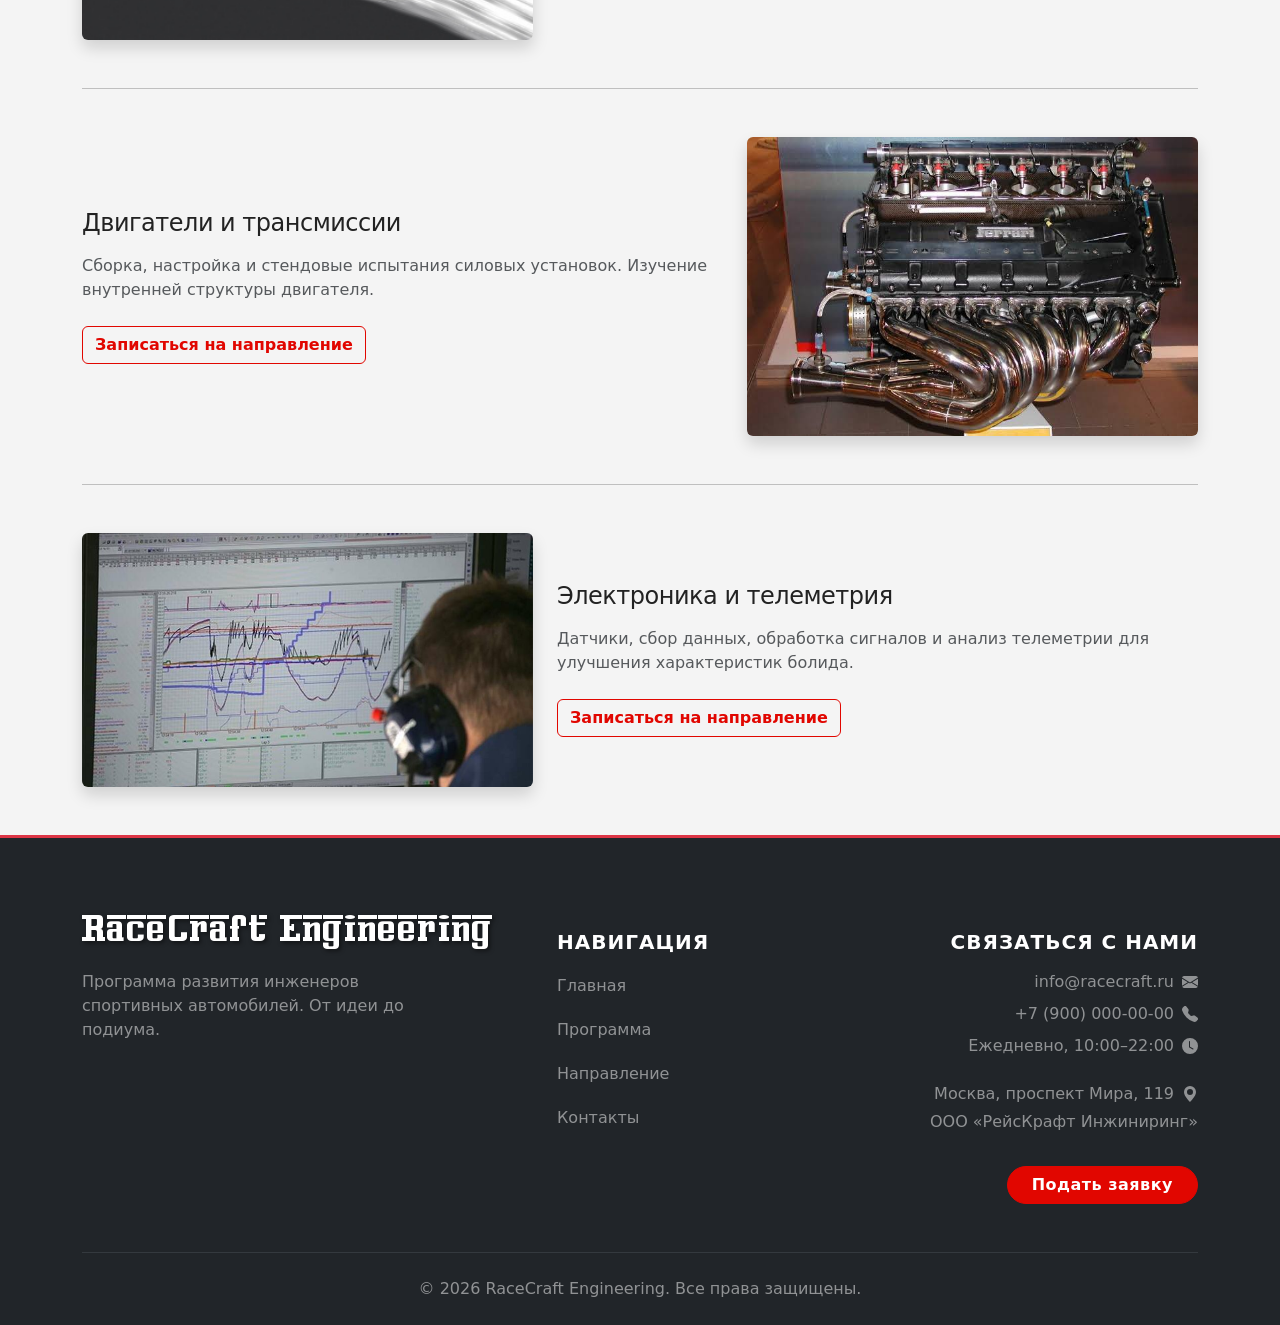
<file: product.html>
<!DOCTYPE html>
<html lang="ru">
<head>
  <meta charset="UTF-8">
  <meta name="viewport" content="width=device-width, initial-scale=1.0">
  <title>Учебные треки и направления — RaceCraft Engineering</title>
  <link href="https://cdn.jsdelivr.net/npm/bootstrap@5.3.3/dist/css/bootstrap.min.css" rel="stylesheet">
  <link rel="stylesheet" href="css/custom.css">
</head>
<body class="bg-light">

  <!-- ШАПКА -->
  <header class="bg-dark text-white py-4">
    <div class="container">
      <div class="row align-items-center">
        <div class="col-12">
          <h1 class="h3 mb-1 site-title">RaceCraft Engineering</h1>
          <p class="mb-0 opacity-75">От идеи до подиума: растим инженеров гоночных машин</p>
        </div>
      </div>
    </div>
  </header>

  <!-- НАВИГАЦИЯ -->
  <nav class="navbar navbar-expand-lg navbar-dark bg-dark border-top border-secondary sticky-top">
    <div class="container">
      <a class="navbar-brand" href="index.html">RaceCraft</a>
      <button class="navbar-toggler" type="button" data-bs-toggle="collapse"
              data-bs-target="#mainNavbar" aria-controls="mainNavbar"
              aria-expanded="false" aria-label="Переключить навигацию">
        <span class="navbar-toggler-icon"></span>
      </button>
      <div class="collapse navbar-collapse" id="mainNavbar">
        <ul class="navbar-nav ms-auto">
          <li class="nav-item"><a class="nav-link" href="index.html">Главная</a></li>
          <li class="nav-item"><a class="nav-link" href="catalog.html">Программа</a></li>
          <li class="nav-item"><a class="nav-link active" aria-current="page" href="product.html">Направление</a></li>
          <li class="nav-item"><a class="nav-link" href="contacts.html">Контакты</a></li>
          <li class="nav-item ms-lg-3 mt-2 mt-lg-0">
            <a class="btn btn-danger" href="order.html">Подать заявку</a>
          </li>
        </ul>
      </div>
    </div>
  </nav>

  <main class="container my-5">

    <!-- БЫСТРАЯ НАВИГАЦИЯ (Якоря) -->
    <div class="alert alert-info mb-5 shadow-sm" role="alert">
      <h2 class="h5 alert-heading">Быстрый переход:</h2>
      <div class="row">
        <div class="col-md-6">
          <strong>Учебные треки:</strong><br>
          <a href="#track-basic" class="alert-link">Базовый</a> · 
          <a href="#track-advanced" class="alert-link">Продвинутый</a> · 
          <a href="#track-project" class="alert-link">Проектный</a>
        </div>
        <div class="col-md-6 mt-3 mt-md-0">
          <strong>Направления:</strong><br>
          <a href="#aero" class="alert-link">Аэродинамика</a> · 
          <a href="#engine" class="alert-link">Двигатели</a> · 
          <a href="#electronics" class="alert-link">Электроника</a>
        </div>
      </div>
    </div>

    <!-- ========================================== -->
    <!-- БЛОК 1: УЧЕБНЫЕ ТРЕКИ -->
    <!-- ========================================== -->
    <h2 class="mb-4 border-bottom pb-2">Учебные треки (Форматы обучения)</h2>

    <!-- ТРЕК: БАЗОВЫЙ -->
    <section id="track-basic" class="mb-5 pt-3">
      <div class="card border-0 shadow-sm mb-4">
        <div class="card-body p-4">
          <div class="row align-items-center">
            <div class="col-md-8">
              <h3 class="h4 mb-2">Базовый курс</h3>
              <p class="card-text text-muted"> 
                3 месяца · 4 модуля · очный/гибридный.<br>
                <strong>Чему научитесь:</strong> освоите основы инженерных расчетов, изучите устройство гоночного шасси и получите первые навыки работы на стендах.
              </p>
            </div>
            <div class="col-md-4 text-md-end mt-3 mt-md-0">
              <p class="fs-4 fw-bold mb-2">40 000 ₽</p>
              <a class="btn btn-danger" href="order.html">Выбрать трек</a>
            </div>
          </div>
        </div>
      </div>
    </section>

    <!-- ТРЕК: ПРОДВИНУТЫЙ -->
    <section id="track-advanced" class="mb-5 pt-3">
      <div class="card border-0 shadow-sm mb-4 border-start border-5 border-danger">
        <div class="card-body p-4">
          <div class="row align-items-center">
            <div class="col-md-8">
              <span class="badge bg-warning text-dark mb-2">Популярный выбор</span>
              <h3 class="h4 mb-2">Продвинутый курс</h3>
              <p class="card-text text-muted">
                6 месяцев · 6 модулей · гибридный формат.<br>
                <strong>Чему научитесь:</strong> углубитесь в выбранное направление (CFD, двигатели или телеметрию), научитесь работать с реальной телеметрией и сложными узлами болида.
              </p>
            </div>
            <div class="col-md-4 text-md-end mt-3 mt-md-0">
              <p class="fs-4 fw-bold mb-2">65 000 ₽</p>
              <a class="btn btn-danger" href="order.html">Выбрать трек</a>
            </div>
          </div>
        </div>
      </div>
    </section>

    <!-- ТРЕК: ПРОЕКТНЫЙ -->
    <section id="track-project" class="mb-5 pt-3">
      <div class="card border-0 shadow-sm mb-4">
        <div class="card-body p-4">
          <div class="row align-items-center">
            <div class="col-md-8">
              <h3 class="h4 mb-2">Проектная мастерская</h3>
              <p class="card-text text-muted">
                4 месяца · проект в команде · портфолио.<br>
                <strong>Чему научитесь:</strong> примените все знания на практике, работая над реальным инженерным проектом в команде под руководством наставника. Соберете портфолио для стажировки.
              </p>
            </div>
            <div class="col-md-4 text-md-end mt-3 mt-md-0">
              <p class="fs-4 fw-bold mb-2">50 000 ₽</p>
              <a class="btn btn-danger" href="order.html">Выбрать трек</a>
            </div>
          </div>
        </div>
      </div>
    </section>

    <hr class="my-5">

    <!-- ========================================== -->
    <!-- БЛОК 2: НАПРАВЛЕНИЯ ПОДГОТОВКИ -->
    <!-- ========================================== -->
    <h2 class="mb-4 border-bottom pb-2">Направления подготовки (Специализации)</h2>

      <!-- НАПРАВЛЕНИЕ 1: АЭРОДИНАМИКА -->
    <section id="aero" class="mb-5 pt-4">
      <div class="row g-4 align-items-center">
        <div class="col-12 col-lg-5">
          <img src="images/aero.jpg" alt="Аэродинамика" class="img-fluid rounded shadow w-100 h-100" style="object-fit: cover; min-height: 250px;">
        </div>
        <div class="col-12 col-lg-7">
          <span class="badge bg-success mb-2">Новинка</span>
          <h3 class="h4 mb-3">Аэродинамика и CFD</h3>
          <p class="text-muted mb-4">Расчёт обтекания, работа с крыльями и днищем, анализ CFD-моделей гоночного болида на реальных данных.</p>
          <a class="btn btn-outline-danger" href="order.html">Записаться на направление</a>
        </div>
      </div>
    </section>

    <hr class="my-4">

    <!-- НАПРАВЛЕНИЕ 2: ДВИГАТЕЛИ -->
    <section id="engine" class="mb-5 pt-4">
      <div class="row g-4 align-items-center flex-lg-row-reverse">
        <div class="col-12 col-lg-5">
          <img src="images/engine.jpg" alt="Двигатели" class="img-fluid rounded shadow w-100 h-100" style="object-fit: cover; min-height: 250px;">
        </div>
        <div class="col-12 col-lg-7">
          <h3 class="h4 mb-3">Двигатели и трансмиссии</h3>
          <p class="text-muted mb-4">Сборка, настройка и стендовые испытания силовых установок. Изучение внутренней структуры двигателя.</p>
          <a class="btn btn-outline-danger" href="order.html">Записаться на направление</a>
        </div>
      </div>
    </section>

    <hr class="my-4">

    <!-- НАПРАВЛЕНИЕ 3: ЭЛЕКТРОНИКА -->
    <section id="electronics" class="mb-5 pt-4">
      <div class="row g-4 align-items-center">
        <div class="col-12 col-lg-5">
          <img src="images/telemetry.jpg" alt="Телеметрия" class="img-fluid rounded shadow w-100 h-100" style="object-fit: cover; min-height: 250px;">
        </div>
        <div class="col-12 col-lg-7">
          <h3 class="h4 mb-3">Электроника и телеметрия</h3>
          <p class="text-muted mb-4">Датчики, сбор данных, обработка сигналов и анализ телеметрии для улучшения характеристик болида.</p>
          <a class="btn btn-outline-danger" href="order.html">Записаться на направление</a>
        </div>
      </div>
    </section>

  </main>

  <!-- ПОДВАЛ -->

  <footer class="bg-dark text-white pt-5 pb-4 mt-5 border-top border-danger border-3">
    <div class="container">
      <div class="row g-4">
        
        <!-- 1 КОЛОНКА: Логотип и описание (слева) -->
        <div class="col-12 col-lg-5">
          <h4 class="site-title text-white mb-3 fs-3">RaceCraft Engineering</h4>
          <p class="text-white-50 mb-0 pe-lg-4" style="max-width: 350px;">
            Программа развития инженеров спортивных автомобилей. От идеи до подиума.
          </p>
        </div>

        <!-- 2 КОЛОНКА: Навигация (по центру) -->
        <!-- pt-md-5 сдвигает её вниз, чтобы она начиналась на уровне "Связаться с нами" -->
        <div class="col-6 col-md-3 col-lg-3 mt-5 mt-md-0 pt-md-5">
          <h5 class="text-white mb-3 fw-bold text-uppercase" style="letter-spacing: 1px;">Навигация</h5>
          <ul class="list-unstyled lh-lg mb-0">
            <li><a href="index.html" class="text-white-50 text-decoration-none hover-danger">Главная</a></li>
            <li><a href="catalog.html" class="text-white-50 text-decoration-none hover-danger">Программа</a></li>
            <li><a href="product.html" class="text-white-50 text-decoration-none hover-danger">Направление</a></li>
            <li><a href="contacts.html" class="text-white-50 text-decoration-none hover-danger">Контакты</a></li>
        </div>

        <!-- 3 КОЛОНКА: Контакты (справа) -->
        <div class="col-12 col-md-6 col-lg-4 mt-5 mt-md-0 pt-md-5 text-lg-end">
          <h5 class="text-white mb-3 fw-bold text-uppercase" style="letter-spacing: 1px;">Связаться с нами</h5>
          
          <div class="mb-4 text-white-50">
            <!-- Почта (Конверт) -->
            <p class="mb-2 d-flex justify-content-lg-end align-items-center gap-2">
              <a href="mailto:info@racecraft.ru" class="text-white-50 text-decoration-none hover-danger">
                info@racecraft.ru
              </a>
              <svg xmlns="http://www.w3.org/2000/svg" width="16" height="16" fill="currentColor" class="bi bi-envelope-fill" viewBox="0 0 16 16">
                <path d="M.05 3.555A2 2 0 0 1 2 2h12a2 2 0 0 1 1.95 1.555L8 8.414.05 3.555ZM0 4.697v7.104l5.803-3.558L0 4.697ZM6.761 8.83l-6.57 4.027A2 2 0 0 0 2 14h12a2 2 0 0 0 1.808-1.144l-6.57-4.027L8 9.586l-1.239-.757Zm3.436-.586L16 11.801V4.697l-5.803 3.546Z"/>
              </svg>
            </p>
            
            <!-- Телефон (Трубка) -->
            <p class="mb-2 d-flex justify-content-lg-end align-items-center gap-2">
              <a href="tel:+79000000000" class="text-white-50 text-decoration-none hover-danger">
                +7 (900) 000-00-00
              </a>
              <svg xmlns="http://www.w3.org/2000/svg" width="16" height="16" fill="currentColor" class="bi bi-telephone-fill" viewBox="0 0 16 16">
                <path fill-rule="evenodd" d="M1.885.511a1.745 1.745 0 0 1 2.61.163L6.29 2.98c.329.423.445.974.315 1.494l-.547 2.19a.678.678 0 0 0 .178.643l2.457 2.457a.678.678 0 0 0 .644.178l2.189-.547a1.745 1.745 0 0 1 1.494.315l2.306 1.794c.829.645.905 1.87.163 2.611l-1.034 1.034c-.74.74-1.846 1.065-2.877.702a18.634 18.634 0 0 1-7.01-4.42 18.634 18.634 0 0 1-4.42-7.009c-.362-1.03-.037-2.137.703-2.877L1.885.511z"/>
              </svg>
            </p>
            
            <!-- Время (Часы) -->
            <p class="mb-0 d-flex justify-content-lg-end align-items-center gap-2">
              Ежедневно, 10:00–22:00
              <svg xmlns="http://www.w3.org/2000/svg" width="16" height="16" fill="currentColor" class="bi bi-clock-fill" viewBox="0 0 16 16">
                <path d="M16 8A8 8 0 1 1 0 8a8 8 0 0 1 16 0zM8 3.5a.5.5 0 0 0-1 0V9a.5.5 0 0 0 .252.434l3.5 2a.5.5 0 0 0 .496-.868L8 8.71V3.5z"/>
              </svg>
            </p>
          </div>

          <div class="mb-4 text-white-50">
            <!-- Адрес (Метка на карте) -->
            <p class="mb-1 d-flex justify-content-lg-end align-items-center gap-2">
              Москва, проспект Мира, 119
              <svg xmlns="http://www.w3.org/2000/svg" width="16" height="16" fill="currentColor" class="bi bi-geo-alt-fill" viewBox="0 0 16 16">
                <path d="M8 16s6-5.686 6-10A6 6 0 0 0 2 6c0 4.314 6 10 6 10zm0-7a3 3 0 1 1 0-6 3 3 0 0 1 0 6z"/>
              </svg>
            </p>
            <p class="mb-0 d-flex justify-content-lg-end align-items-center gap-2">
              ООО «РейсКрафт Инжиниринг»
            </p>
          </div>
          
          <a href="order.html" class="btn btn-danger rounded-pill px-4 mt-2">Подать заявку</a>
        </div>

      </div>

      <hr class="border-secondary mt-5 mb-4">
      <div class="text-center text-white-50">
        <p class="mb-0">&copy; 2026 RaceCraft Engineering. Все права защищены.</p>
      </div>
    </div>
  </footer>

  <script src="https://cdn.jsdelivr.net/npm/bootstrap@5.3.3/dist/js/bootstrap.bundle.min.js"></script>
</body>
</html>
</file>
<file: css/custom.css>
/* =========================================
   ОФОРМЛЕНИЕ: Гоночный минимализм
   ========================================= */

/* 1. Общий фон сайта (светло-серый) */
body.bg-light {
    background-color: #f4f4f4 !important;
    color: #222;
}

/* 2. Шапка (Глубокий черный) */
header.bg-dark {
    background-color: #151515 !important;
    border-top: 1px solid #2a2a2a;
}

/* 3. Красные акценты (заменяем стандартный Bootstrap danger) */
/* Кнопки */
.btn-danger {
    background-color: #e10600 !important;
    border-color: #e10600 !important;
    font-weight: 600;
    letter-spacing: 0.5px;
    transition: all 0.3s ease;
}
.btn-danger:hover {
    background-color: #b30500 !important;
    border-color: #b30500 !important;
    transform: translateY(-2px); /* Легкий подъем при наведении */
    box-shadow: 0 4px 8px rgba(225, 6, 0, 0.3);
}

/* Контурные кнопки */
.btn-outline-danger {
    color: #e10600 !important;
    border-color: #e10600 !important;
    font-weight: 600;
}
.btn-outline-danger:hover {
    background-color: #e10600 !important;
    color: white !important;
}

/* Красные бейджи (например, "Скидка") */
.badge.bg-danger {
    background-color: #e10600 !important;
    color: white;
}

/* 4. Навигация */
.navbar-dark .navbar-nav .nav-link.active {
    color: #e10600 !important;
    font-weight: bold;
    border-bottom: 2px solid #e10600;
}
.navbar-brand {
    font-weight: 800;
    letter-spacing: 1px;
    color: #ffffff !important;
}
/* 5. Карточки направлений (белые с тенью при наведении) */
section#popular .border.rounded {
    border: 1px solid #dcdcdc !important;
    transition: transform 0.3s ease, box-shadow 0.3s ease, border-color 0.3s ease;
}
section#popular .border.rounded:hover {
    transform: translateY(-5px);
    box-shadow: 0 10px 20px rgba(0, 0, 0, 0.1);
    border-color: #e10600 !important; /* Рамка краснеет при наведении */
}

/* 6. Блок преимуществ */
section .p-4.border.rounded {
    transition: all 0.3s ease;
}
section .p-4.border.rounded:hover {
    box-shadow: 0 5px 15px rgba(0,0,0,0.05);
    border-color: #bbb !important;
}

/* 7. Дополнительные утилиты */
.placeholder-box {
    min-height: 240px;
    border: 2px dashed #ccc !important;
    background-color: #eaeaea !important;
}

.placeholder-image {
    min-height: 320px;
}

.card-img-top {
    height: 180px;
    object-fit: cover;
}

/* Делаем заголовки чуть более плотными */
h1, h2, h3 {
    letter-spacing: -0.5px;
}
/* =========================================
   ЦВЕТА БЕЙДЖЕЙ (в стиле Гоночного минимализма)
   ========================================= */

/* "Новинка" (вместо зеленого - темно-серый, чтобы не отвлекать) */
.badge.bg-success {
    background-color: #333333 !important;
    color: #ffffff;
    border: 1px solid #555;
}

/* "Хит" (вместо желтого - приглушенный белый/светло-серый) */
.badge.bg-warning {
    background-color: #f8f9fa !important;
    color: #e10600 !important; /* Красный текст */
    border: 1px solid #e10600; /* Красная рамка */
}

/* "Скидка" (оставляем красным, это главный акцент) */
.badge.bg-danger {
    background-color: #e10600 !important;
    color: white;
    border: 1px solid #e10600;
}
/* =========================================
   БЛОК СОБЫТИЙ (Единый бело-красный стиль)
   ========================================= */

.alert {
    background-color: #ffffff !important;
    color: #111 !important;
    border: 1px solid #e0e0e0 !important; /* Светло-серая рамка */
    border-left: 5px solid #e10600 !important; /* Жирная красная полоса слева */
    border-radius: 2px !important; /* Строгие углы */
    font-weight: 500;
    box-shadow: 0 2px 5px rgba(0,0,0,0.05); /* Легкая тень */
}

/* Выделяем жирный текст внутри красным цветом */
.alert strong {
    color: #e10600; 
}
/* =========================================
   СТИЛИ ДЛЯ СТРАНИЦЫ ПРОГРАММЫ (catalog.html)
   ========================================= */

/* Карточки треков: эффект при наведении */
.card {
    transition: transform 0.3s ease, box-shadow 0.3s ease;
}
.card:hover {
    transform: translateY(-5px);
    box-shadow: 0 10px 20px rgba(0, 0, 0, 0.1) !important;
}

/* Аккордеон (FAQ): убираем синий цвет Bootstrap по умолчанию */
.accordion-button:not(.collapsed) {
    background-color: #fce8e8 !important; /* Светло-красный фон */
    color: #e10600 !important; /* Красный текст */
    box-shadow: none !important;
}
.accordion-button:focus {
    box-shadow: none !important;
    border-color: #e10600 !important;
}

/* Таблица: делаем шапку строгой (темно-серой, почти черной) */
.table-dark {
    background-color: #151515 !important;
    color: #ffffff;
}
/* Подключение локального шрифта Ferro Rosso */
@font-face {
    font-family: 'Ferro Rosso';
    src: url('fonts/ferro-rosso.ttf') format('truetype');
    font-weight: normal;
    font-style: normal;
}

/* Стиль для логотипа */
.navbar-brand {
    font-family: 'Ferro Rosso', serif !important; /* Используем наш шрифт */
    letter-spacing: 1px; 
    font-size: 2rem !important; 
    text-transform: none; /* Ferro Rosso лучше смотрится с маленькой буквы или как в оригинале */
    transition: color 0.3s ease;
}

.navbar-brand:hover {
    color: #e10600 !important; 
}
/* =========================================
   ВЕРХНИЙ ЛОГОТИП (В шапке)
   ========================================= */
.site-title {
    font-family: 'Ferro Rosso', serif !important;
    font-size: 2.5rem !important; /* Делаем его крупным */
    letter-spacing: 1px;
    text-shadow: 2px 2px 4px rgba(0,0,0,0.5); /* Легкая тень для объема */
}

/* Чтобы подзаголовок (слоган) не потерялся на фоне крутого шрифта, 
   сделаем его чуть более разряженным и светлым */
header p {
    letter-spacing: 0.5px;
    font-weight: 300;
}
/* Эффект для ссылок в подвале */
.hover-danger:hover {
    color: #e10600 !important;
    transition: color 0.3s ease;
}

/* Кнопка в подвале */
.btn.rounded-pill {
    font-weight: 600;
    letter-spacing: 0.5px;
}
/* Общие настройки подвала */
footer .row {
    padding-top: 20px;
}

/* Отступы для списка навигации */
footer ul.list-unstyled {
    padding-left: 0;
}
footer ul.list-unstyled li {
    margin-bottom: 12px; /* Расстояние между ссылками */
}

/* Выравниваем правую колонку по правому краю (как на макете) */
footer .col-md-6:last-child {
    display: flex;
    flex-direction: column;
    align-items: flex-start; /* На мобильных слева */
}

/* На десктопе (экраны от 768px) выравниваем правую колонку по правому краю */
@media (min-width: 768px) {
    footer .col-md-6:last-child {
        align-items: flex-end; 
        text-align: right; /* Текст справа */
    }
    footer .col-md-6:last-child .btn {
        margin-top: 20px; /* Отступ для кнопки */
    }
}
/* Стили для подвала */
@media (min-width: 768px) {
    footer .col-md-6:last-child {
        padding-left: 40px; /* Отступ от левой колонки */
    }
}

@media (max-width: 768px) {
    footer .text-white-50 p {
        justify-content: center !important; /* Центрируем на мобильных */
    }
}
</file>
